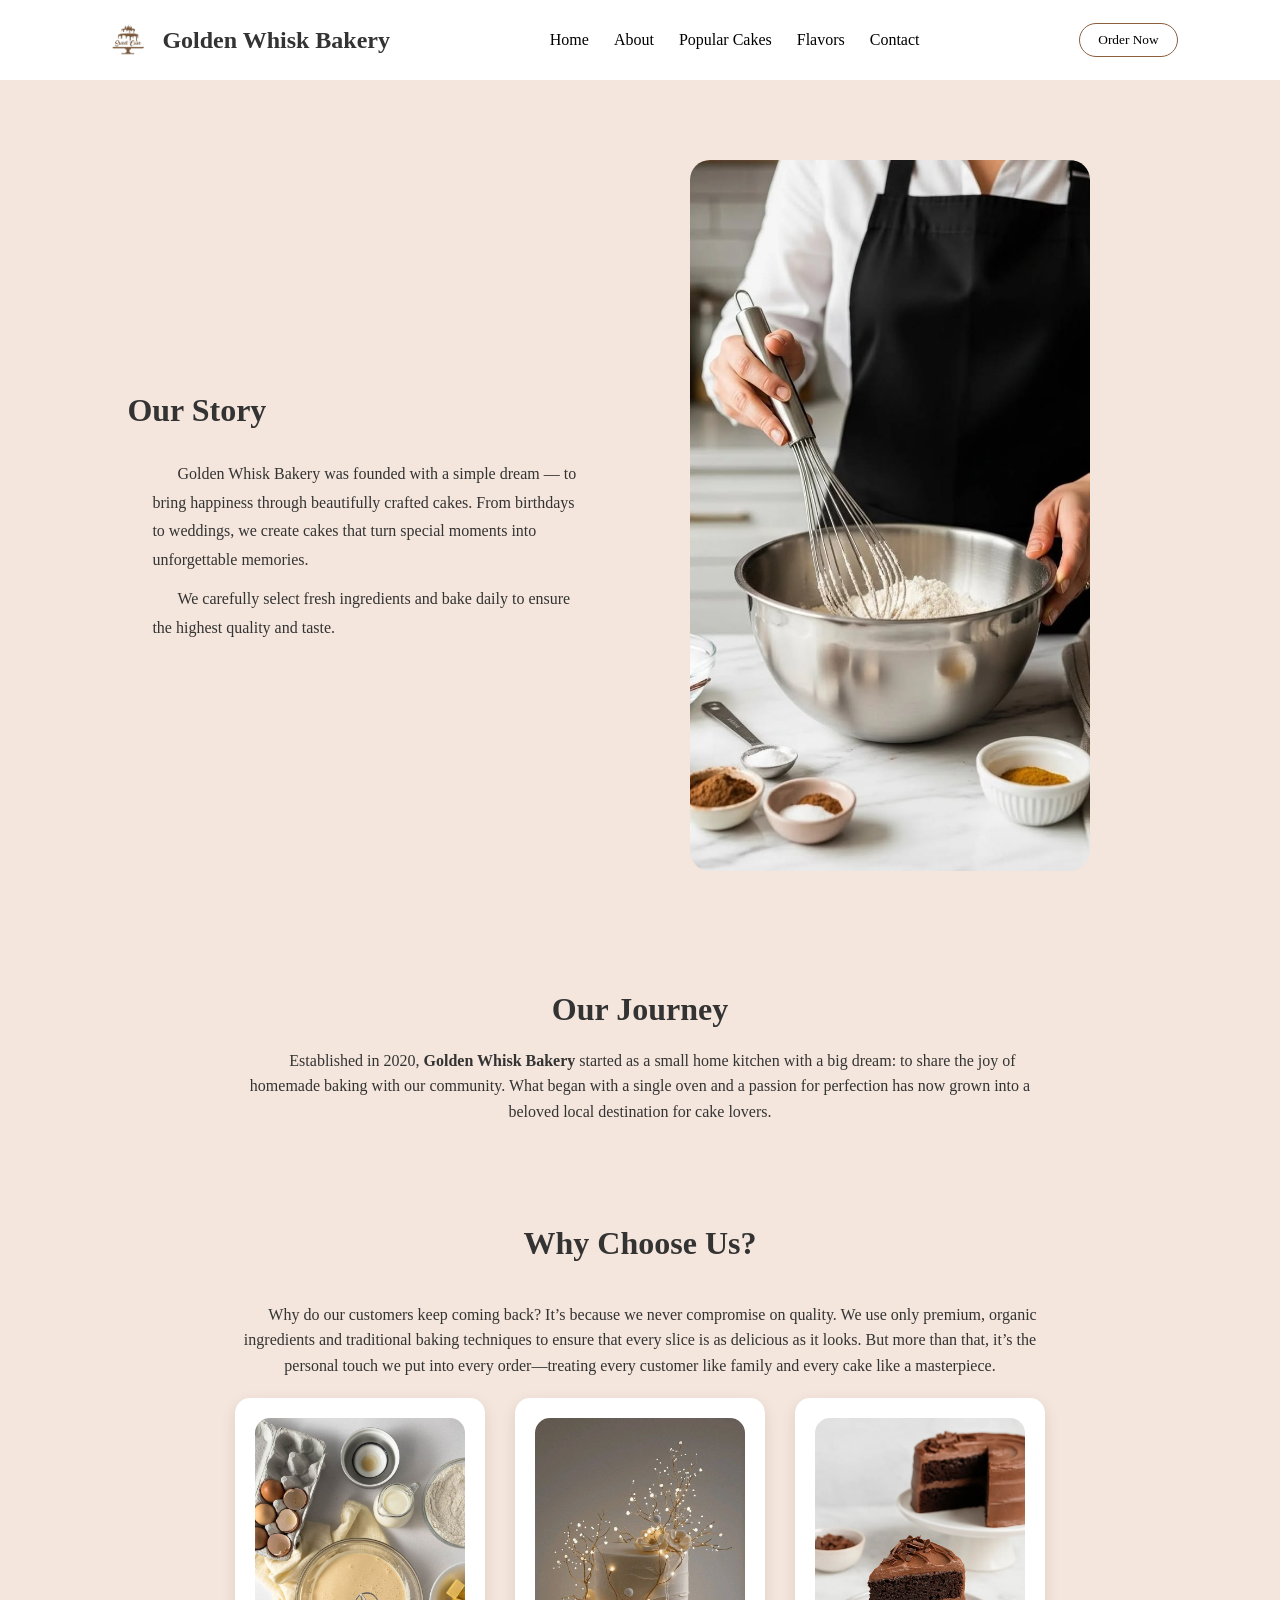
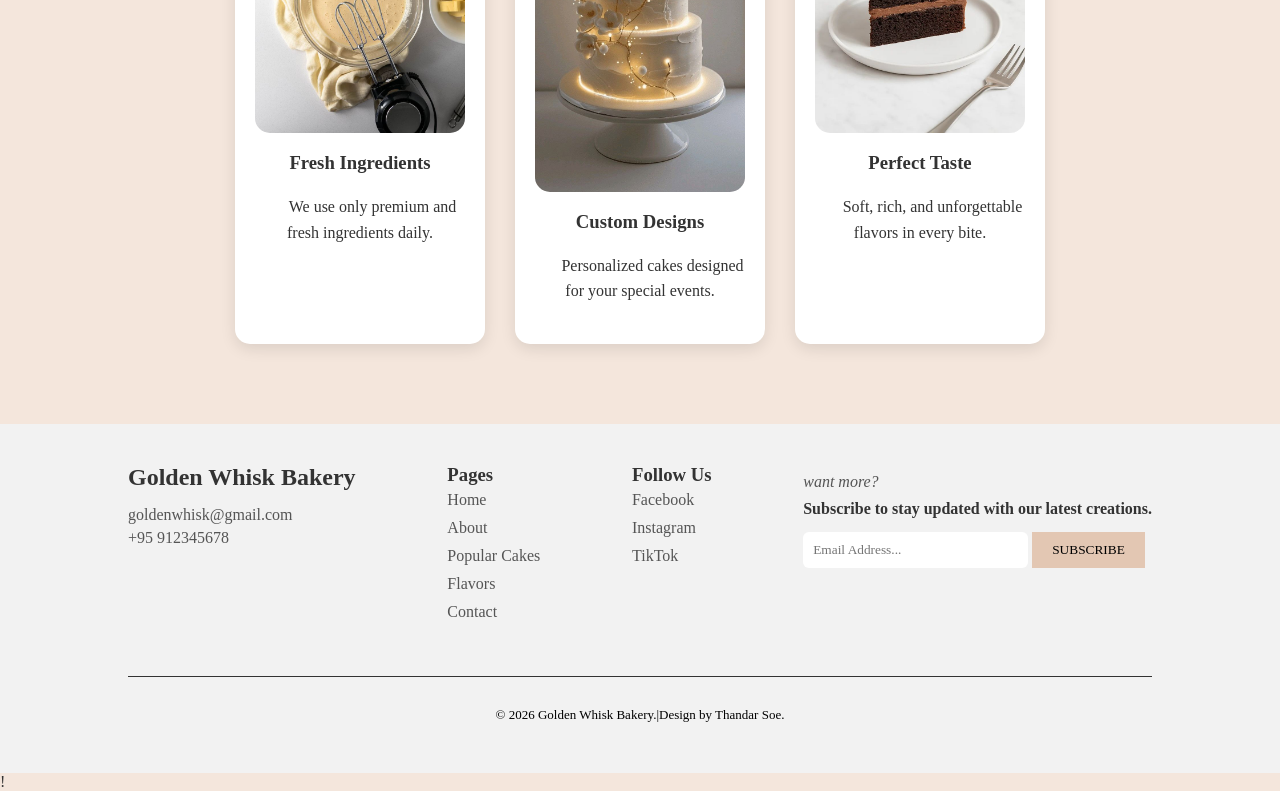
<file: about.html>
<!DOCTYPE html>
<html lang="en">
<head>
    <meta charset="UTF-8">
    <meta name="viewport" content="Golden Whisk Bakery - The best birthday and event cakes in town.">
    <title>About - Golden Whisk Bakery</title>
    <link rel="stylesheet" href="style.css">
    <link rel="icon" href="cake logo (1).png">
</head> 

<body>

<!-- ===== NAVBAR ===== -->
<header>
    <nav>
        <div class="logo">
        <img src="offical logo.png" alt="logo">
            Golden Whisk Bakery</div>
        <ul>
            <li><a href="index.html">Home</a></li>
            <li><a href="about.html">About</a></li>
            <li><a href="cakes.html">Popular Cakes</a></li>
            <li><a href="flavors.html">Flavors</a></li>
            <li><a href="contact.html">Contact</a></li>
        </ul>
        <a href="ordernow.html"><button class="outline-btn">Order Now</button></a>
    </nav>
</header>
   
<!-- ===== STORY SECTION ===== -->
<section class="about-story">
    <div class="story-text">
        <h2>Our Story</h2>
        <p>
            Golden Whisk Bakery was founded with a simple dream —
            to bring happiness through beautifully crafted cakes.
            From birthdays to weddings, we create cakes that turn
            special moments into unforgettable memories.
        </p>

        <p>
            We carefully select fresh ingredients and bake daily
            to ensure the highest quality and taste.
        </p>
    </div>

    <div class="story-img">
        <img src="bak (1).jpg" alt="Baking Process">
    </div>

</section>
<br><br>
    <div class="about-details">
    <h2>Our Journey</h2>
    <p>
        Established in 2020, <strong>Golden Whisk Bakery</strong> started as a small home kitchen with a big dream: 
        to share the joy of homemade baking with our community. What began with a single oven and a passion for 
        perfection has now grown into a beloved local destination for cake lovers.
    </p>
</div>
<!-- ===== VALUES SECTION ===== -->
<section class="values">
    <h2>Why Choose Us?</h2>
         <p>
        Why do our customers keep coming back? It’s because we never compromise on quality. 
        We use only premium, organic ingredients and traditional baking techniques to ensure that 
        every slice is as delicious as it looks. But more than that, it’s the personal touch we 
        put into every order—treating every customer like family and every cake like a masterpiece.
    </p>
    <div class="value-cards">

        <div class="value-card">
            <img src="f (1).jpg" alt="Fresh Ingredients">
            <h3>Fresh Ingredients</h3>
            <p>We use only premium and fresh ingredients daily.</p>
        </div>

        <div class="value-card">
            <img src="c.jpg" alt="Custom Designs">
            <h3>Custom Designs</h3>
            <p>Personalized cakes designed for your special events.</p>
        </div>

        <div class="value-card">
            <img src="perfact.jpg" alt="Quality Taste">
            <h3>Perfect Taste</h3>
            <p>Soft, rich, and unforgettable flavors in every bite.</p>
        </div>
    </div>
</section>

<!-- FOOTER -->
<footer class="footer">

    <div class="footer-container">

        <div class="footer-box">
            <h2>Golden Whisk Bakery</h2>
            <p>goldenwhisk@gmail.com</p>
            <p>+95 912345678</p><br><br>
        </div>

        <div class="footer-box">
            <h3>Pages</h3>
            <a href="index.html"><p>Home</p></a>
            <a href="about.html"><p>About</p></a>
            <a href="cakes.html"><p>Popular Cakes</p></a>
            <a href="flavors.html"><p>Flavors</p></a>
            <a href="contact.html"><p>Contact</p></a>
        </div>

        <div class="footer-box">
            <h3>Follow Us</h3>
            <a href="https://www.facebook.com/soet95132?mibextid=ZbWKwL"><p>Facebook</p></a>
            <a href="https://www.instagram.com/soet95132?igsh=aTdlaHZ2dzA5MnQx"><p>Instagram</p></a>
            <a href="https://www.tiktok.com/@thandarsoe1088?_r=1&_t=ZS-957aoNJFtmy"><p>TikTok</p></a>
        </div>
        <!-- TOP SUBSCRIBE BAR -->
        <div class="sub-form">
            <form action="#confirm-box">
            <p>want more?</p>
            <h4>Subscribe to stay updated with our latest creations.</h4>
            <input type="email" placeholder="Email Address..." required>
            <button type="submit" class="order-btn">SUBSCRIBE</button>
            </form>
        </div>
    </div>
    
    <div class="footer-bottom"><p>© 2026 Golden Whisk Bakery.|Design by Thandar Soe.</p>
    </div>

</footer>

    <div id="confirm-box" class="modal-overlay">
    <div class="modal-content">
        <h3>Successful</h3>
        <a href="#" class="close-btn">OK</a>
    </div>
</div>


</body>
</html>!
</file>
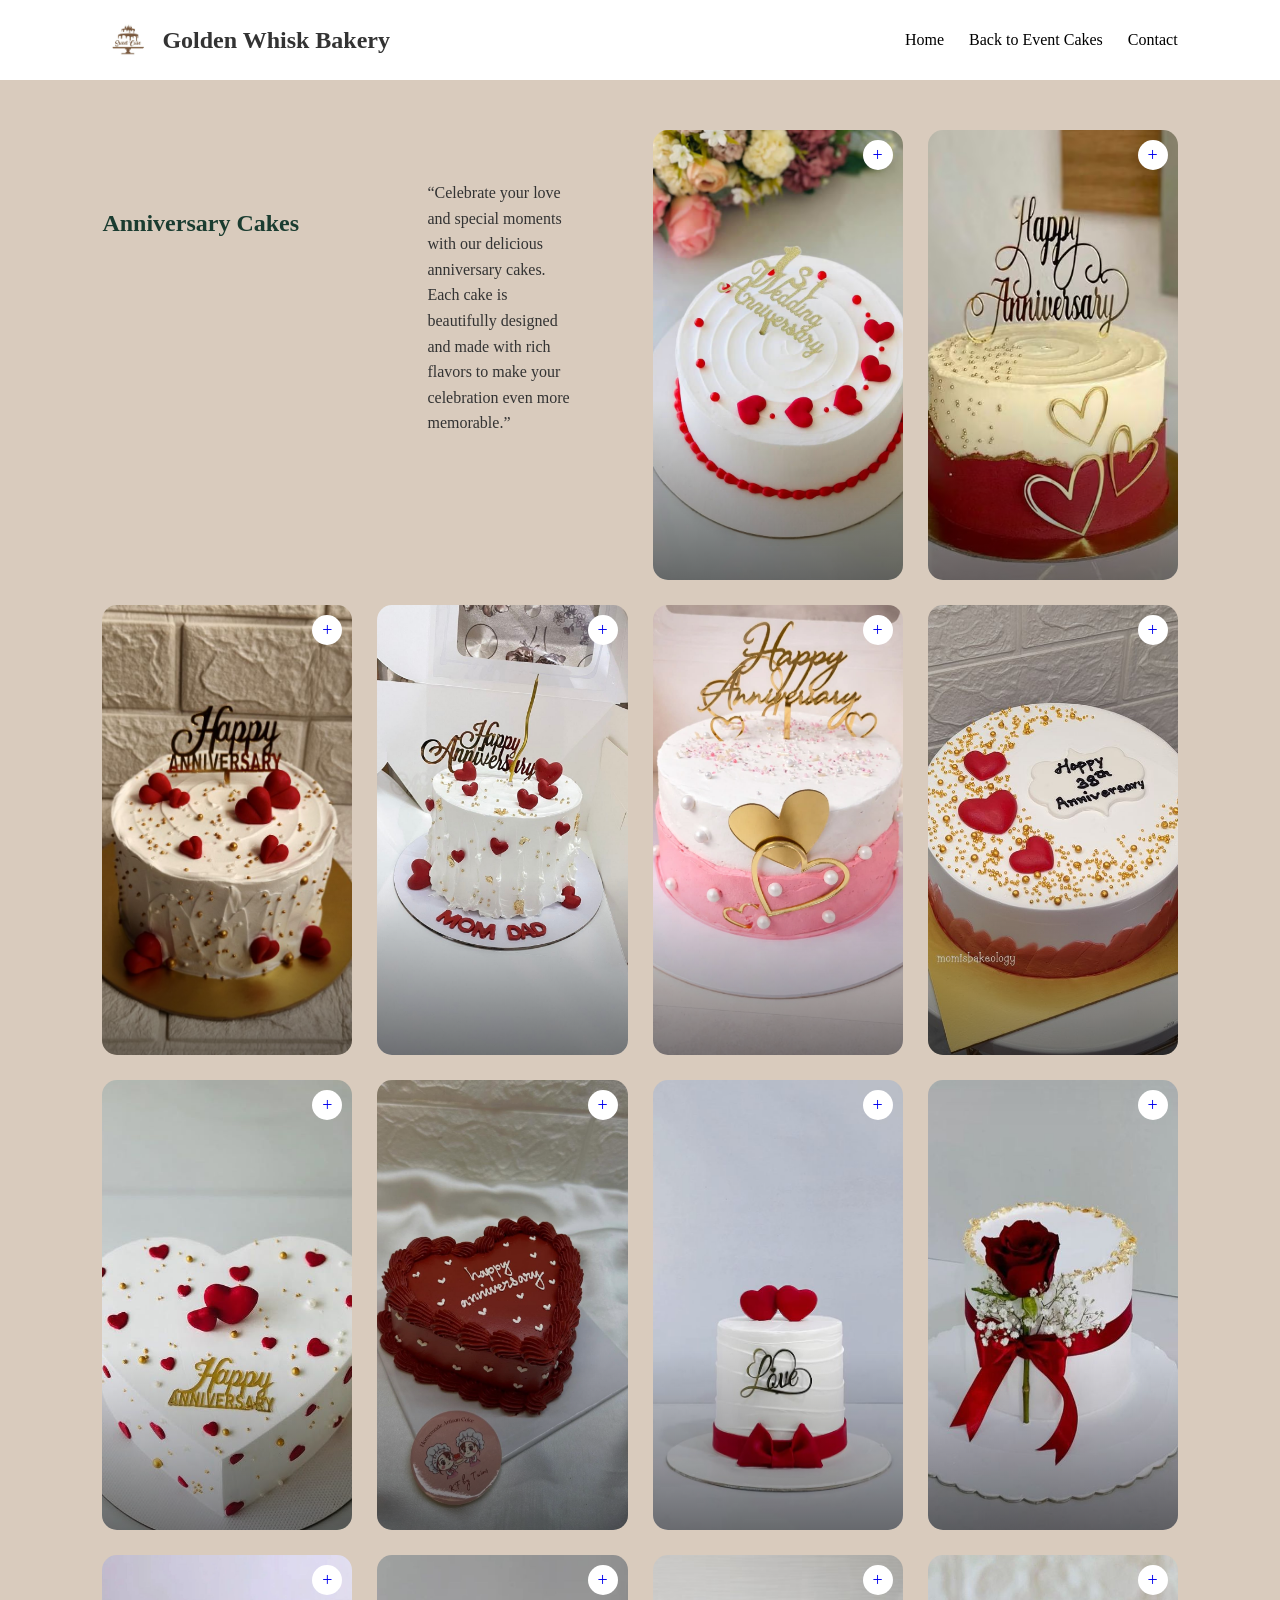
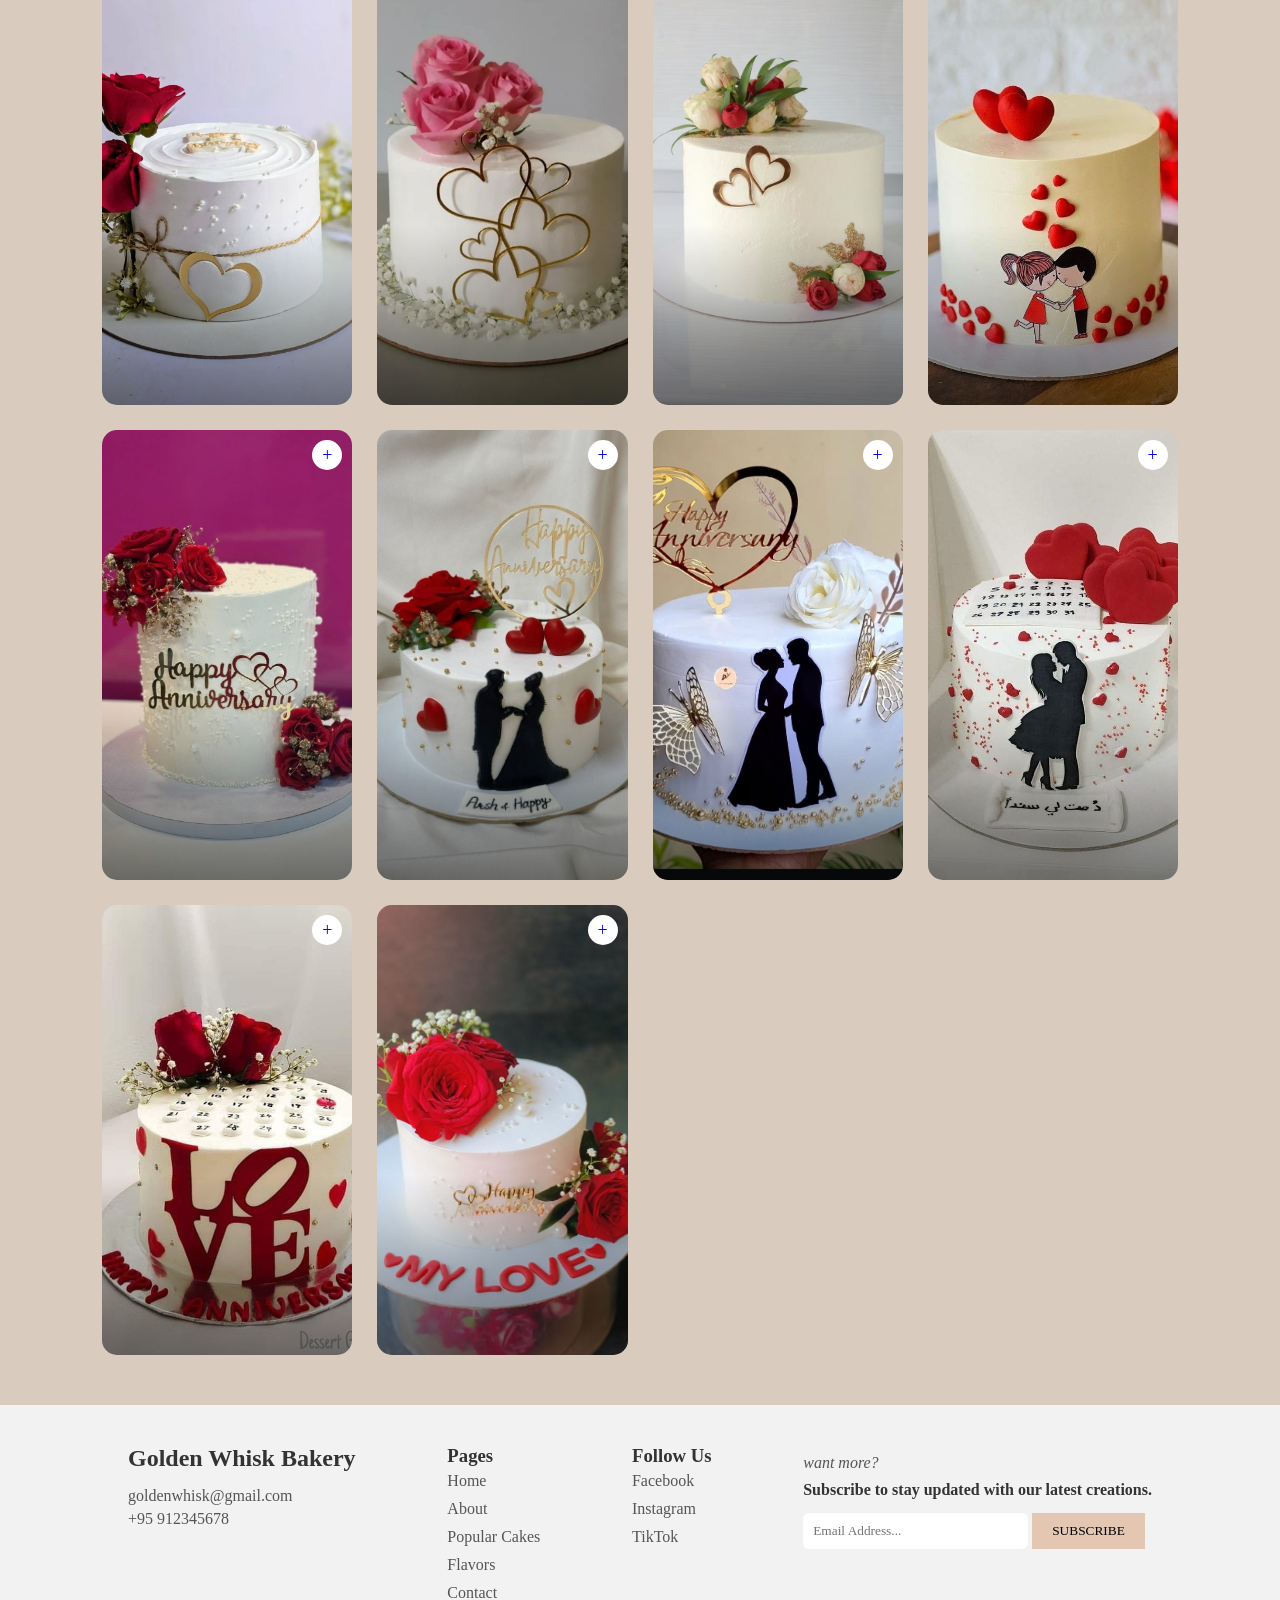
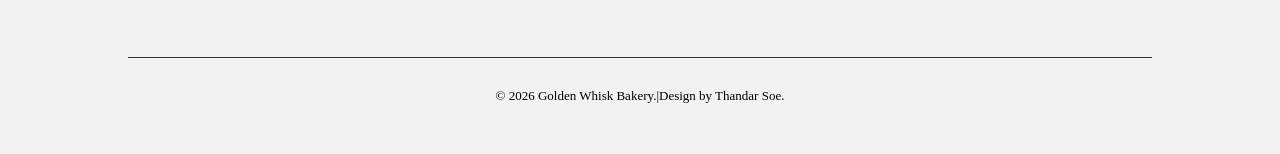
<file: anniversary.html>
<!DOCTYPE html>
<html lang="en">
<head>
    <meta charset="UTF-8">
    <meta name="viewport" content="Golden Whisk Bakery - The best birthday and event cakes in town.">
    <title>Lemon Cakes - Golden Whisk Bakery</title>
    <link rel="stylesheet" href="style.css">
    <link rel="icon" href="cake logo (1).png">
</head>
<body>

<header>
    <nav>
        <div class="logo">
        <img src="offical logo.png" alt="logo">
            Golden Whisk Bakery</div>
        <ul>
            <li><a href="index.html">Home</a></li>
            <li><a href="cakes.html">Back to Event Cakes</a></li>
            <li><a href="contact.html">Contact</a></li>
        </ul>
    </nav>
</header>

<section class="modern-gallery">
        <h2>Anniversary Cakes</h2>
        <p class="subtitle">“Celebrate your love and special moments with our delicious anniversary cakes. Each cake is beautifully designed and made with rich flavors to make your celebration even more memorable.”</p>

    <div class="gallery-card">
        <img src="anni cake 1.avf" alt="cake">
        <div class="overlay"></div>
        <div class="plus"><a href="cakes.html">+</a></div>
    </div>

    <div class="gallery-card">
        <img src="anni cake 2.avf" alt="cake">
        <div class="overlay"></div>
        <div class="plus"><a href="cakes.html">+</a></div>
    </div>

    <div class="gallery-card">
        <img src="anni cake 3.jpg" alt="cake">
        <div class="overlay"></div>
        <div class="plus"><a href="cakes.html">+</a></div>
    </div>

    <div class="gallery-card">
        <img src="anni cake 4.jpg" alt="cake">
        <div class="overlay"></div>
        <div class="plus"><a href="cakes.html">+</a></div>
    </div>

    <div class="gallery-card">
        <img src="anni cake 5.jpg" alt="cake">
        <div class="overlay"></div>
        <div class="plus"><a href="cakes.html">+</a></div>
    </div>

    <div class="gallery-card">
        <img src="anni cake 6.jpg" alt="cake">
        <div class="overlay"></div>
        <div class="plus"><a href="cakes.html">+</a></div>
    </div>

    <div class="gallery-card">
        <img src="anni cake 7.jpg" alt="cake">
        <div class="overlay"></div>
        <div class="plus"><a href="cakes.html">+</a></div>
    </div>

    <div class="gallery-card">
        <img src="anni cake 8.jpg" alt="cake">
        <div class="overlay"></div>
        <div class="plus"><a href="cakes.html">+</a></div>
    </div>

    <div class="gallery-card">
        <img src="anni cake 9.jpg" alt="cake">
        <div class="overlay"></div>
        <div class="plus"><a href="cakes.html">+</a></div>
    </div>

    <div class="gallery-card">
        <img src="anni cake 10.jpg" alt="cake">
        <div class="overlay"></div>
        <div class="plus"><a href="cakes.html">+</a></div>
    </div>

    <div class="gallery-card">
        <img src="anni cake 11.jpg" alt="cake">
        <div class="overlay"></div>
        <div class="plus"><a href="cakes.html">+</a></div>
    </div>

    <div class="gallery-card">
        <img src="anni cake 12.jpg" alt="cake">
        <div class="overlay"></div>
        <div class="plus"><a href="cakes.html">+</a></div>
    </div>

    <div class="gallery-card">
        <img src="anni cake 13.avf" alt="cake">
        <div class="overlay"></div>
        <div class="plus"><a href="cakes.html">+</a></div>
    </div>

    <div class="gallery-card">
        <img src="anni cake 14.jpg" alt="cake">
        <div class="overlay"></div>
        <div class="plus"><a href="cakes.html">+</a></div>
    </div>

    <div class="gallery-card">
        <img src="anni cake 15.jpg" alt="cake">
        <div class="overlay"></div>
        <div class="plus"><a href="cakes.html">+</a></div>
    </div>

    <div class="gallery-card">
        <img src="anni cake 16.jpg" alt="cake">
        <div class="overlay"></div>
        <div class="plus"><a href="cakes.html">+</a></div>
    </div>

    <div class="gallery-card">
        <img src="anni cake 17.jpg" alt="cake">
        <div class="overlay"></div>
        <div class="plus"><a href="cakes.html">+</a></div>
    </div>

    <div class="gallery-card">
        <img src="anni cake 18.jpg" alt="cake">
        <div class="overlay"></div>
        <div class="plus"><a href="cakes.html">+</a></div>
    </div>

    <div class="gallery-card">
        <img src="anni cake 19.jpg" alt="cake">
        <div class="overlay"></div>
        <div class="plus"><a href="cakes.html">+</a></div>
    </div>

    <div class="gallery-card">
        <img src="anni cake 20.jpg" alt="cake">
        <div class="overlay"></div>
        <div class="plus"><a href="cakes.html">+</a></div>
    </div>
</section>

<!-- FOOTER -->
<footer class="footer">

    <div class="footer-container">

        <div class="footer-box">
            <h2>Golden Whisk Bakery</h2>
            <p>goldenwhisk@gmail.com</p>
            <p>+95 912345678</p><br><br>
        </div>

        <div class="footer-box">
            <h3>Pages</h3>
            <a href="index.html"><p>Home</p></a>
            <a href="about.html"><p>About</p></a>
            <a href="cakes.html"><p>Popular Cakes</p></a>
            <a href="flavors.html"><p>Flavors</p></a>
            <a href="contact.html"><p>Contact</p></a>
        </div>

        <div class="footer-box">
            <h3>Follow Us</h3>
            <a href="https://www.facebook.com/soet95132?mibextid=ZbWKwL"><p>Facebook</p></a>
            <a href="https://www.instagram.com/soet95132?igsh=aTdlaHZ2dzA5MnQx"><p>Instagram</p></a>
            <a href="https://www.tiktok.com/@thandarsoe1088?_r=1&_t=ZS-957aoNJFtmy"><p>TikTok</p></a>
        </div>
        <!-- TOP SUBSCRIBE BAR -->
        <div class="sub-form">
            <form action="#confirm-box">
            <p>want more?</p>
            <h4>Subscribe to stay updated with our latest creations.</h4>
            <input type="email" placeholder="Email Address..." required>
            <button type="submit" class="order-btn">SUBSCRIBE</button>
            </form>
        </div>
    </div>
    
    <div class="footer-bottom"><p>© 2026 Golden Whisk Bakery.|Design by Thandar Soe.</p>
    </div>

</footer>

    <div id="confirm-box" class="modal-overlay">
    <div class="modal-content">
        <h3>Successful</h3>
        <a href="#" class="close-btn">OK</a>
    </div>
</div>


</body>
</html>
</file>
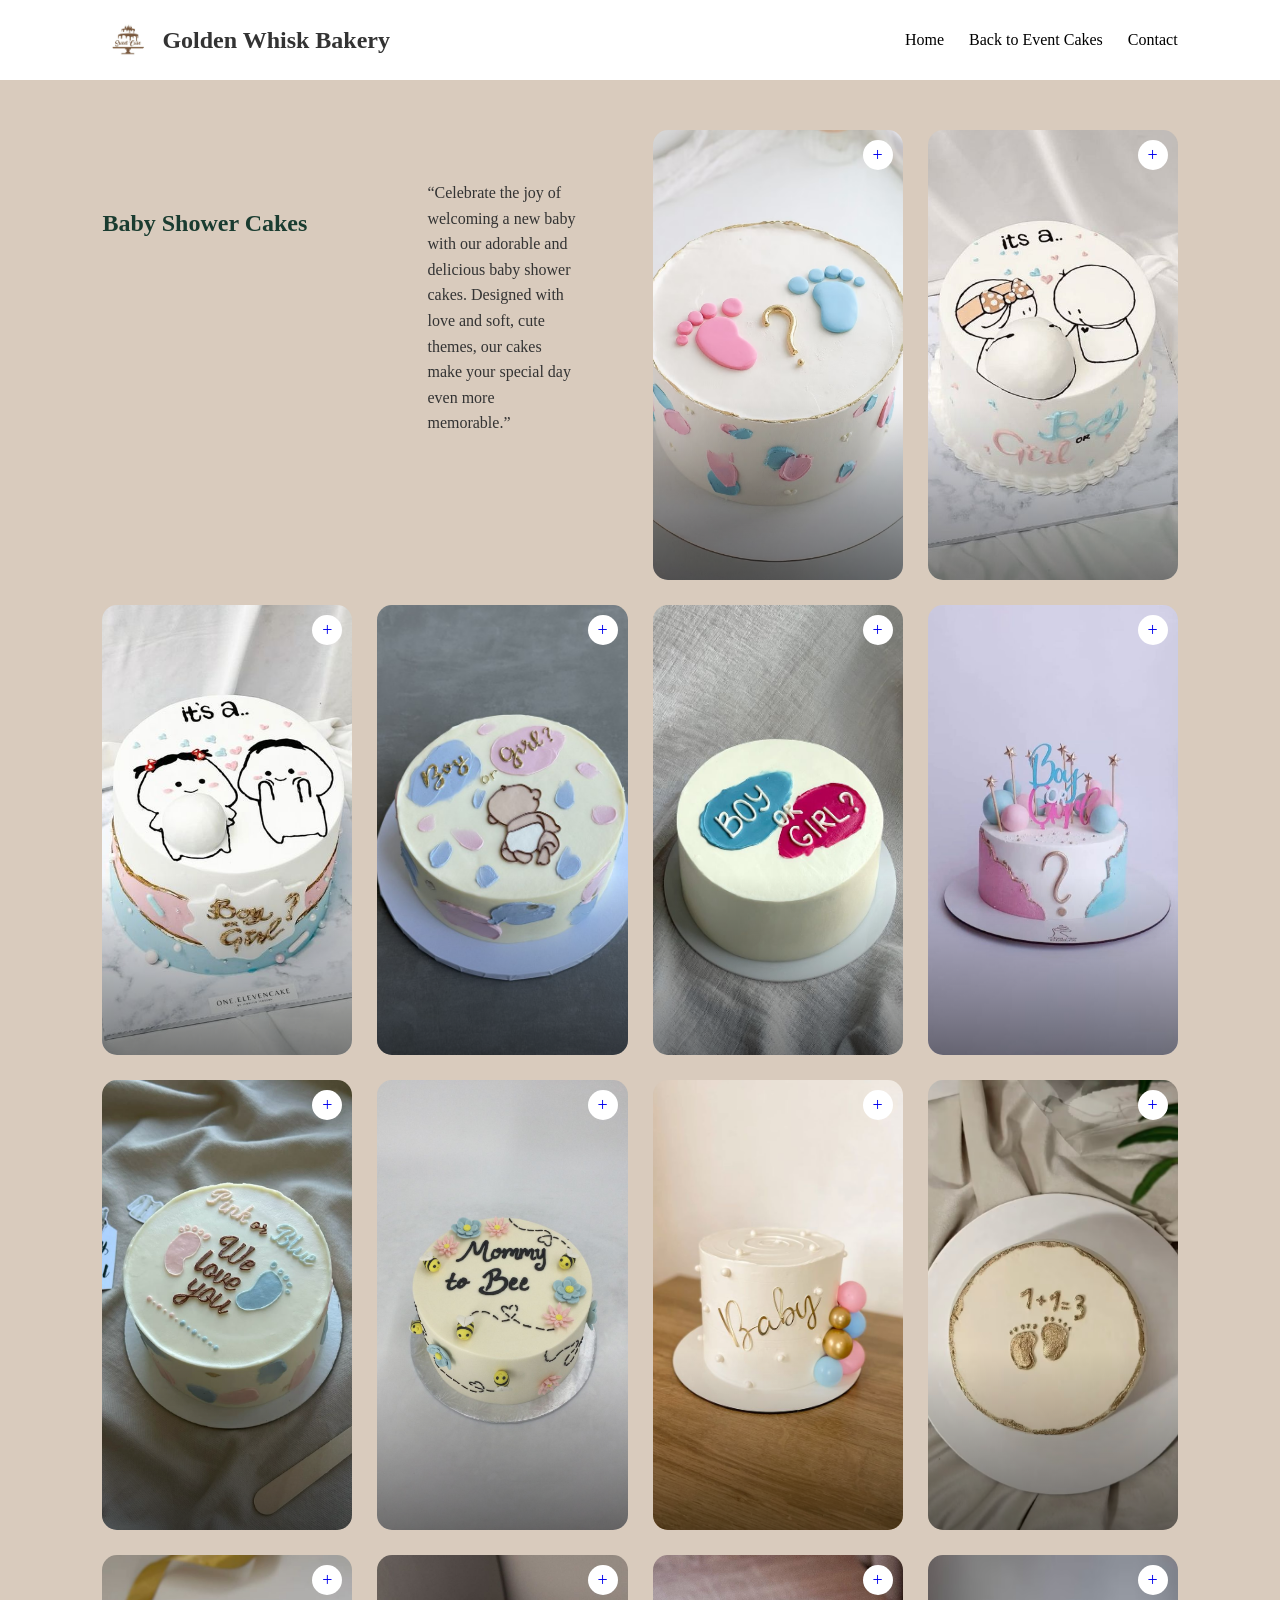
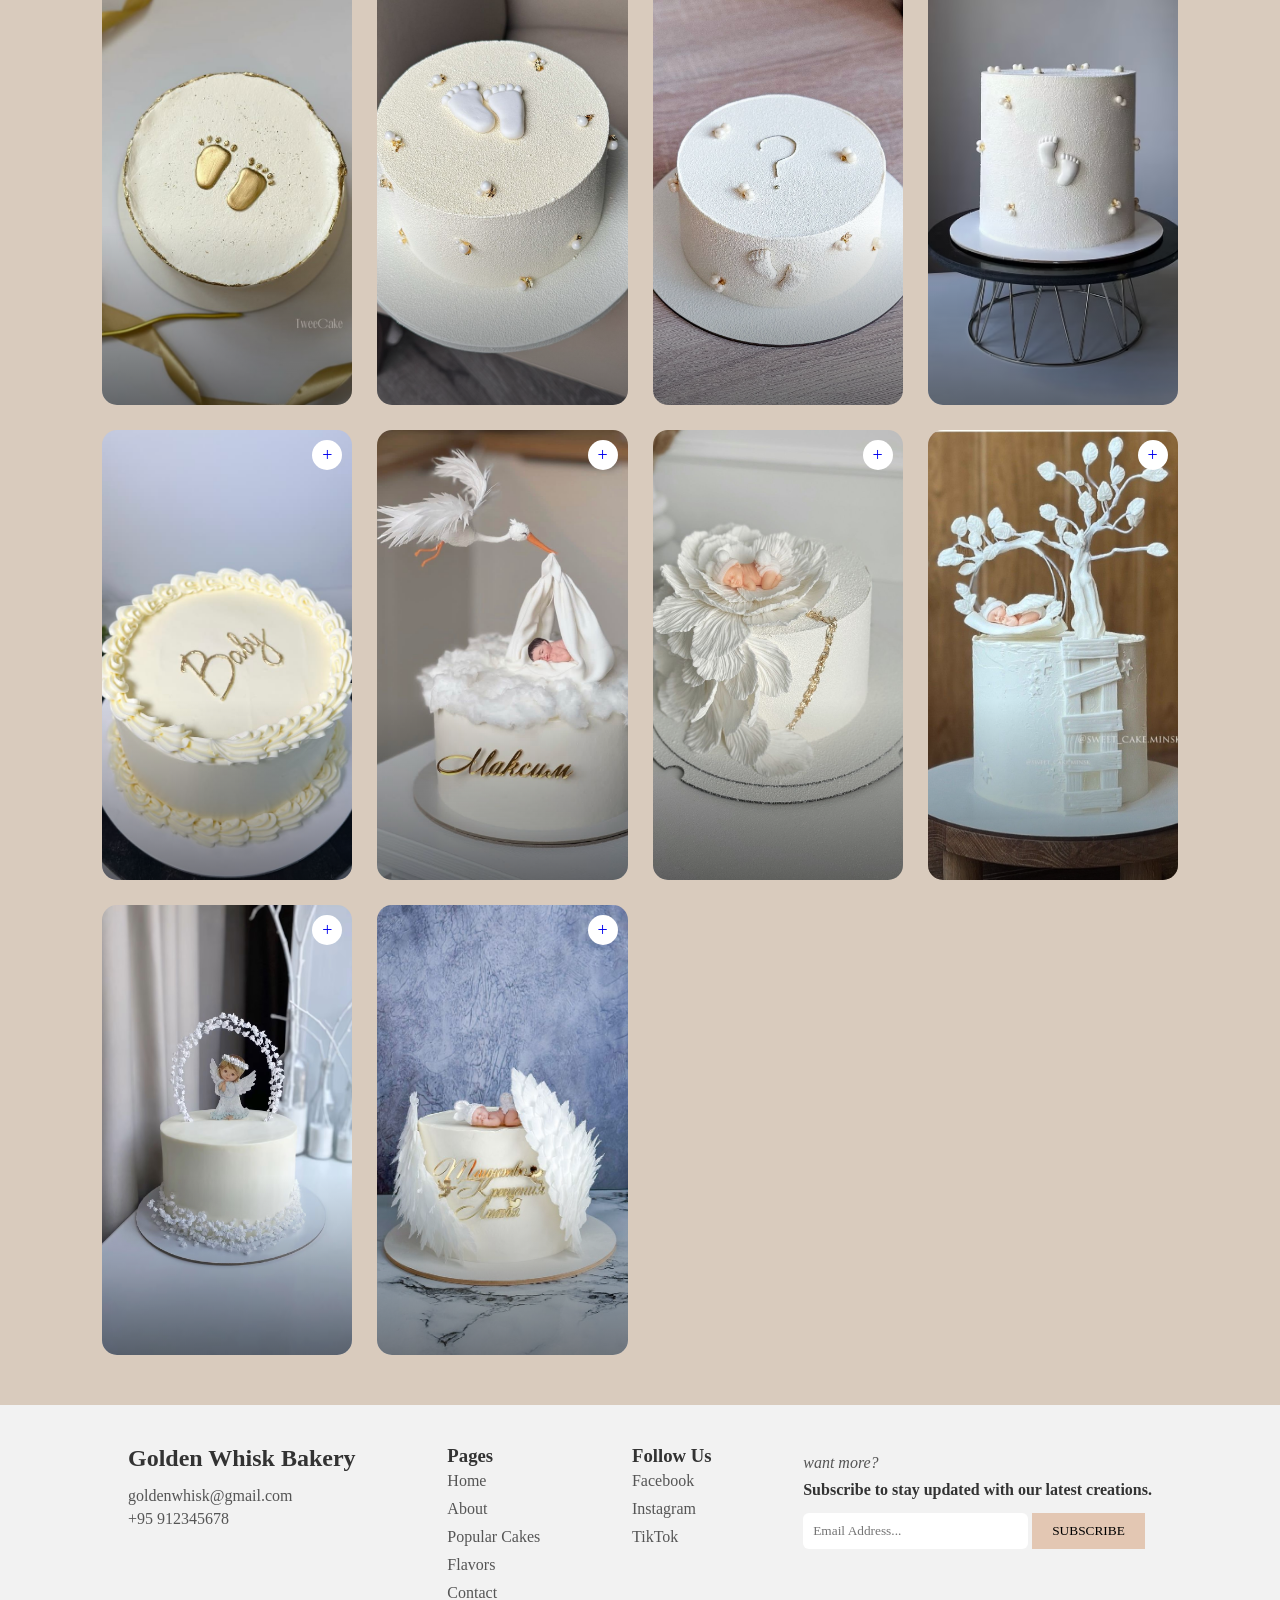
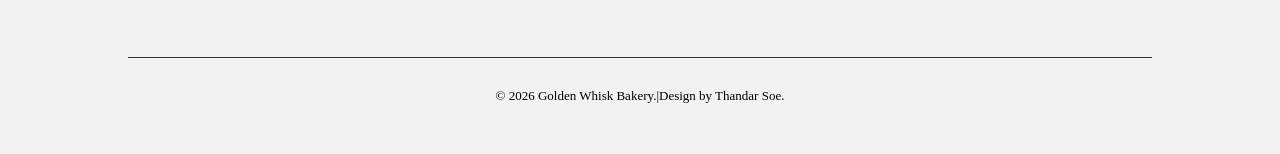
<file: babyshower.html>
<!DOCTYPE html>
<html lang="en">
<head>
    <meta charset="UTF-8">
    <meta name="viewport" content="Golden Whisk Bakery - The best birthday and event cakes in town.">
    <title>Lemon Cakes - Golden Whisk Bakery</title>
    <link rel="stylesheet" href="style.css">
    <link rel="icon" href="cake logo (1).png">
</head>
<body>

<header>
    <nav>
        <div class="logo">
        <img src="offical logo.png" alt="logo">
            Golden Whisk Bakery</div>
        <ul>
            <li><a href="index.html">Home</a></li>
            <li><a href="cakes.html">Back to Event Cakes</a></li>
            <li><a href="contact.html">Contact</a></li>
        </ul>
    </nav>
</header>

<section class="modern-gallery">
        <h2>Baby Shower Cakes</h2>
        <p class="subtitle">“Celebrate the joy of welcoming a new baby with our adorable and delicious baby shower cakes. Designed with love and soft, cute themes, our cakes make your special day even more memorable.”</p>

    <div class="gallery-card">
        <img src="baby 1.avf" alt="cake">
        <div class="overlay"></div>
        <div class="plus"><a href="cakes.html">+</a></div>
    </div>

    <div class="gallery-card">
        <img src="baby 2.jpg" alt="cake">
        <div class="overlay"></div>
        <div class="plus"><a href="cakes.html">+</a></div>
    </div>

    <div class="gallery-card">
        <img src="baby 3.jpg" alt="cake">
        <div class="overlay"></div>
        <div class="plus"><a href="cakes.html">+</a></div>
    </div>

    <div class="gallery-card">
        <img src="baby 4.jpg" alt="cake">
        <div class="overlay"></div>
        <div class="plus"><a href="cakes.html">+</a></div>
    </div>

    <div class="gallery-card">
        <img src="baby 5.jpg" alt="cake">
        <div class="overlay"></div>
        <div class="plus"><a href="cakes.html">+</a></div>
    </div>

    <div class="gallery-card">
        <img src="baby 6.jpg" alt="cake">
        <div class="overlay"></div>
        <div class="plus"><a href="cakes.html">+</a></div>
    </div>

    <div class="gallery-card">
        <img src="baby 7.jpg" alt="cake">
        <div class="overlay"></div>
        <div class="plus"><a href="cakes.html">+</a></div>
    </div>

    <div class="gallery-card">
        <img src="baby 8.jpg" alt="cake">
        <div class="overlay"></div>
        <div class="plus"><a href="cakes.html">+</a></div>
    </div>

    <div class="gallery-card">
        <img src="baby 9.jpg" alt="cake">
        <div class="overlay"></div>
        <div class="plus"><a href="cakes.html">+</a></div>
    </div>

    <div class="gallery-card">
        <img src="baby 10.avf" alt="cake">
        <div class="overlay"></div>
        <div class="plus"><a href="cakes.html">+</a></div>
    </div>

    <div class="gallery-card">
        <img src="baby 11.jpg" alt="cake">
        <div class="overlay"></div>
        <div class="plus"><a href="cakes.html">+</a></div>
    </div>

    <div class="gallery-card">
        <img src="baby 12.jpg" alt="cake">
        <div class="overlay"></div>
        <div class="plus"><a href="cakes.html">+</a></div>
    </div>

    <div class="gallery-card">
        <img src="baby 13.jpg" alt="cake">
        <div class="overlay"></div>
        <div class="plus"><a href="cakes.html">+</a></div>
    </div>

    <div class="gallery-card">
        <img src="baby 14.avf" alt="cake">
        <div class="overlay"></div>
        <div class="plus"><a href="cakes.html">+</a></div>
    </div>

    <div class="gallery-card">
        <img src="baby 15.jpg" alt="cake">
        <div class="overlay"></div>
        <div class="plus"><a href="cakes.html">+</a></div>
    </div>

    <div class="gallery-card">
        <img src="baby 16.jpg" alt="cake">
        <div class="overlay"></div>
        <div class="plus"><a href="cakes.html">+</a></div>
    </div>

    <div class="gallery-card">
        <img src="baby 17.jpg" alt="cake">
        <div class="overlay"></div>
        <div class="plus"><a href="cakes.html">+</a></div>
    </div>

    <div class="gallery-card">
        <img src="baby 18.jpg" alt="cake">
        <div class="overlay"></div>
        <div class="plus"><a href="cakes.html">+</a></div>
    </div>

    <div class="gallery-card">
        <img src="baby 19.avf" alt="cake">
        <div class="overlay"></div>
        <div class="plus"><a href="cakes.html">+</a></div>
    </div>

    <div class="gallery-card">
        <img src="baby 20.jpg" alt="cake">
        <div class="overlay"></div>
        <div class="plus"><a href="cakes.html">+</a></div>
    </div>
</section>

<!-- FOOTER -->
<footer class="footer">

    <div class="footer-container">

        <div class="footer-box">
            <h2>Golden Whisk Bakery</h2>
            <p>goldenwhisk@gmail.com</p>
            <p>+95 912345678</p><br><br>
        </div>

        <div class="footer-box">
            <h3>Pages</h3>
            <a href="index.html"><p>Home</p></a>
            <a href="about.html"><p>About</p></a>
            <a href="cakes.html"><p>Popular Cakes</p></a>
            <a href="flavors.html"><p>Flavors</p></a>
            <a href="contact.html"><p>Contact</p></a>
        </div>

        <div class="footer-box">
            <h3>Follow Us</h3>
            <a href="https://www.facebook.com/soet95132?mibextid=ZbWKwL"><p>Facebook</p></a>
            <a href="https://www.instagram.com/soet95132?igsh=aTdlaHZ2dzA5MnQx"><p>Instagram</p></a>
            <a href="https://www.tiktok.com/@thandarsoe1088?_r=1&_t=ZS-957aoNJFtmy"><p>TikTok</p></a>
        </div>
        <!-- TOP SUBSCRIBE BAR -->
        <div class="sub-form">
            <form action="#confirm-box">
            <p>want more?</p>
            <h4>Subscribe to stay updated with our latest creations.</h4>
            <input type="email" placeholder="Email Address..." required>
            <button type="submit" class="order-btn">SUBSCRIBE</button>
            </form>
        </div>
    </div>
    
    <div class="footer-bottom"><p>© 2026 Golden Whisk Bakery.|Design by Thandar Soe.</p>
    </div>

</footer>

    <div id="confirm-box" class="modal-overlay">
    <div class="modal-content">
        <h3>Successful</h3>
        <a href="#" class="close-btn">OK</a>
    </div>
</div>



</body>
</html>
</file>
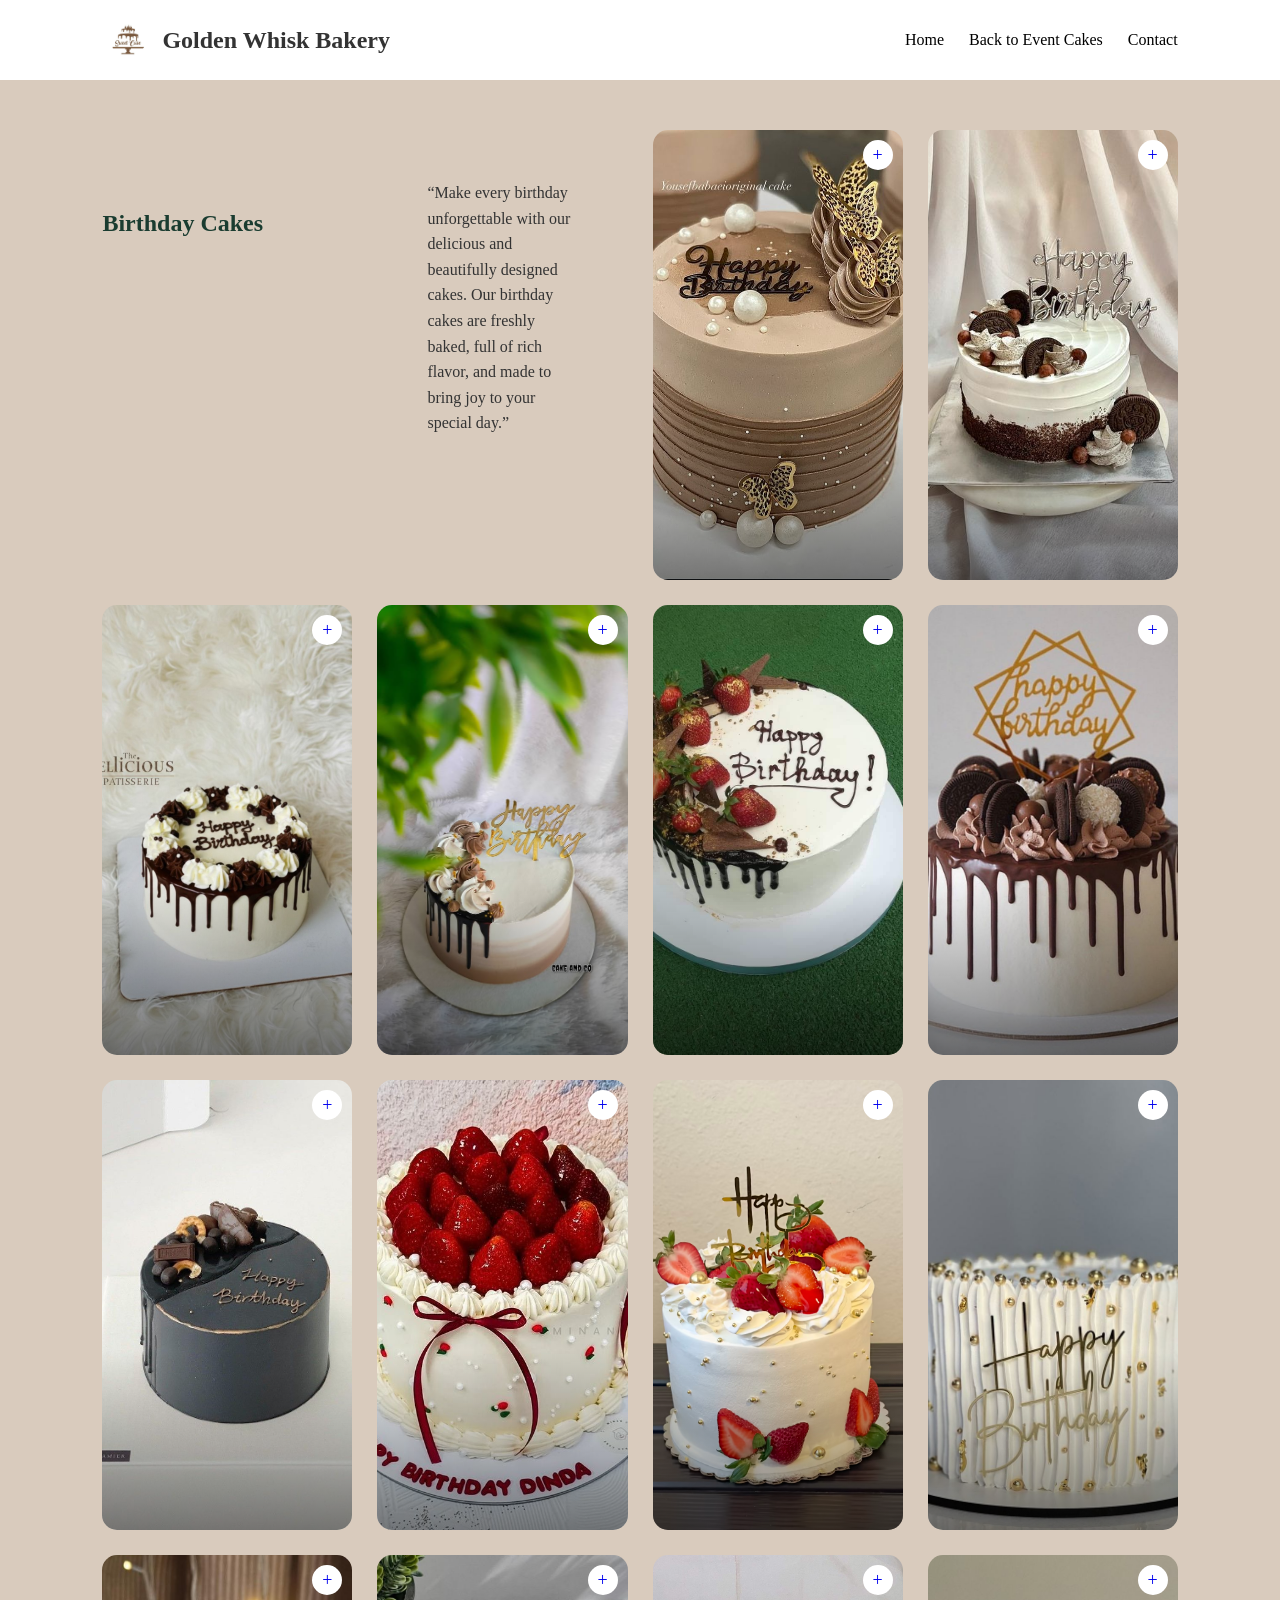
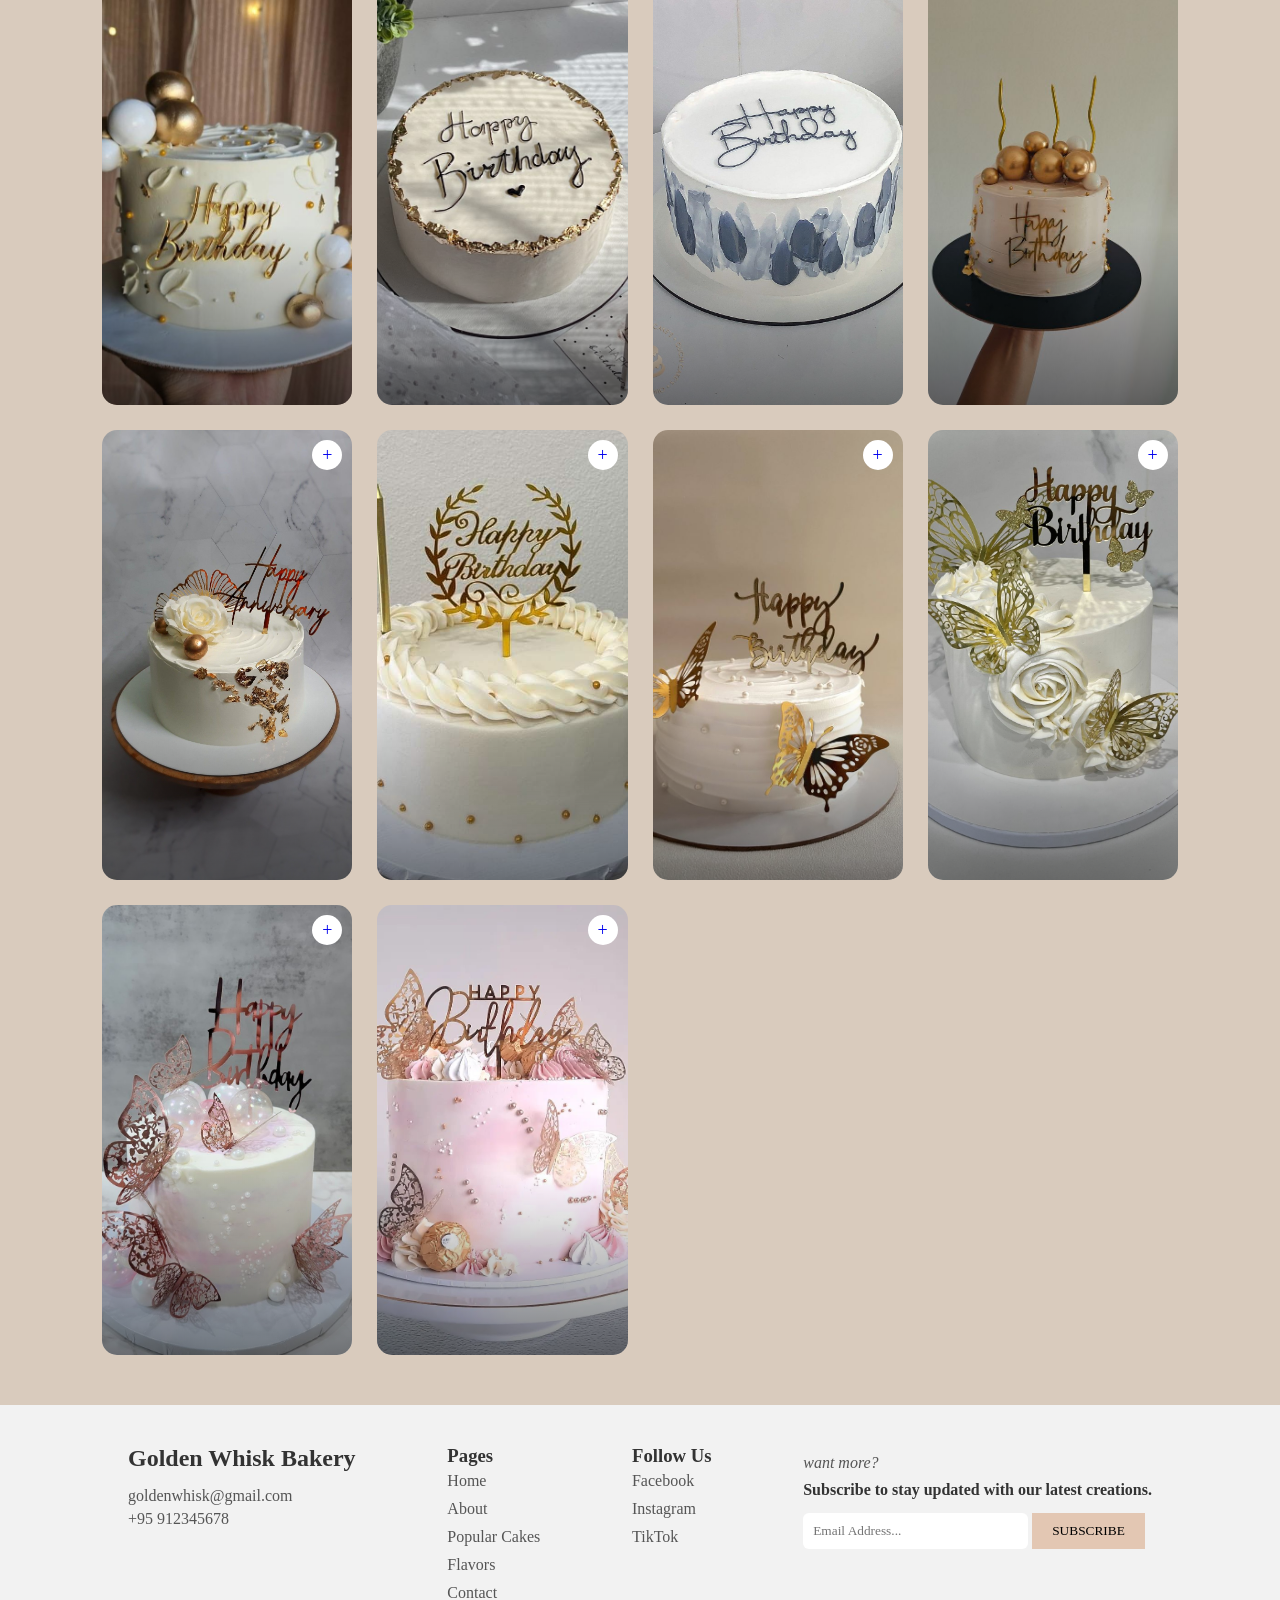
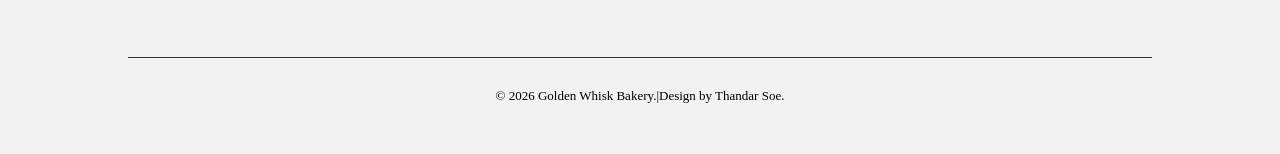
<file: birthday.html>
<!DOCTYPE html>
<html lang="en">
<head>
    <meta charset="UTF-8">
    <meta name="viewport" content="Golden Whisk Bakery - The best birthday and event cakes in town.">
    <title>Lemon Cakes - Golden Whisk Bakery</title>
    <link rel="stylesheet" href="style.css">
    <link rel="icon" href="cake logo (1).png">
</head>
<body>

<header>
    <nav>
        <div class="logo">
        <img src="offical logo.png" alt="logo">
            Golden Whisk Bakery</div>
        <ul>
            <li><a href="index.html">Home</a></li>
            <li><a href="cakes.html">Back to Event Cakes</a></li>
            <li><a href="contact.html">Contact</a></li>
        </ul>
    </nav>
</header>

<section class="modern-gallery">
        <h2>Birthday Cakes</h2>
        <p>“Make every birthday unforgettable with our delicious and beautifully designed cakes. Our birthday cakes are freshly baked, full of rich flavor, and made to bring joy to your special day.”</p>
        
    <div class="gallery-card">
        <img src="b.jpg" alt="cake">
        <div class="overlay"></div>
        <div class="plus"><a href="cakes.html">+</a></div>
    </div>

    <div class="gallery-card">
        <img src="birthday cake 2.jpg" alt="cake">
        <div class="overlay"></div>
        <div class="plus"><a href="cakes.html">+</a></div>
    </div>

    <div class="gallery-card">
        <img src="birthday cake 3.jpg" alt="cake">
        <div class="overlay"></div>
        <div class="plus"><a href="cakes.html">+</a></div>
    </div>

    <div class="gallery-card">
        <img src="birthday cake 4.jpg" alt="cake">
        <div class="overlay"></div>
        <div class="plus"><a href="cakes.html">+</a></div>
    </div>

    <div class="gallery-card">
        <img src="birthday cake 5.jpg" alt="cake">
        <div class="overlay"></div>
        <div class="plus"><a href="cakes.html">+</a></div>
    </div>

    <div class="gallery-card">
        <img src="birthday cake 6.jpg" alt="cake">
        <div class="overlay"></div>
        <div class="plus"><a href="cakes.html">+</a></div>
    </div>

    <div class="gallery-card">
        <img src="birthday cake 7.jpg" alt="cake">
        <div class="overlay"></div>
        <div class="plus"><a href="cakes.html">+</a></div>
    </div>

    <div class="gallery-card">
        <img src="birthday cake 8.jpg" alt="cake">
        <div class="overlay"></div>
        <div class="plus"><a href="cakes.html">+</a></div>
    </div>

    <div class="gallery-card">
        <img src="birthday cake 9.avf" alt="cake">
        <div class="overlay"></div>
        <div class="plus"><a href="cakes.html">+</a></div>
    </div>

    <div class="gallery-card">
        <img src="birthday cake 10.jpg" alt="cake">
        <div class="overlay"></div>
        <div class="plus"><a href="cakes.html">+</a></div>
    </div>

    <div class="gallery-card">
        <img src="birthday cake 11.jpg" alt="cake">
        <div class="overlay"></div>
        <div class="plus"><a href="cakes.html">+</a></div>
    </div>

    <div class="gallery-card">
        <img src="birthday cake 12.jpg" alt="cake">
        <div class="overlay"></div>
        <div class="plus"><a href="cakes.html">+</a></div>
    </div>

    <div class="gallery-card">
        <img src="birthday cake 13.jpg" alt="cake">
        <div class="overlay"></div>
        <div class="plus"><a href="cakes.html">+</a></div>
    </div>

    <div class="gallery-card">
        <img src="birthday cake 14.jpg" alt="cake">
        <div class="overlay"></div>
        <div class="plus"><a href="cakes.html">+</a></div>
    </div>

    <div class="gallery-card">
        <img src="birthday cake 15.jpg" alt="cake">
        <div class="overlay"></div>
        <div class="plus"><a href="cakes.html">+</a></div>
    </div>

    <div class="gallery-card">
        <img src="birthday cake 16.jpg" alt="cake">
        <div class="overlay"></div>
        <div class="plus"><a href="cakes.html">+</a></div>
    </div>

    <div class="gallery-card">
        <img src="birthday cake 17.jpg" alt="cake">
        <div class="overlay"></div>
        <div class="plus"><a href="cakes.html">+</a></div>
    </div>

    <div class="gallery-card">
        <img src="birthday cake 18.jpg" alt="cake">
        <div class="overlay"></div>
        <div class="plus"><a href="cakes.html">+</a></div>
    </div>

    <div class="gallery-card">
        <img src="birthday cake 19.jpg" alt="cake">
        <div class="overlay"></div>
        <div class="plus"><a href="cakes.html">+</a></div>
    </div>

    <div class="gallery-card">
        <img src="birthday cake 20.jpg" alt="cake">
        <div class="overlay"></div>
        <div class="plus"><a href="cakes.html">+</a></div>
    </div>
</section>

<!-- FOOTER -->
<footer class="footer">

    <div class="footer-container">

        <div class="footer-box">
            <h2>Golden Whisk Bakery</h2>
            <p>goldenwhisk@gmail.com</p>
            <p>+95 912345678</p><br><br>
        </div>

        <div class="footer-box">
            <h3>Pages</h3>
            <a href="index.html"><p>Home</p></a>
            <a href="about.html"><p>About</p></a>
            <a href="cakes.html"><p>Popular Cakes</p></a>
            <a href="flavors.html"><p>Flavors</p></a>
            <a href="contact.html"><p>Contact</p></a>
        </div>

        <div class="footer-box">
            <h3>Follow Us</h3>
            <a href="https://www.facebook.com/soet95132?mibextid=ZbWKwL"><p>Facebook</p></a>
            <a href="https://www.instagram.com/soet95132?igsh=aTdlaHZ2dzA5MnQx"><p>Instagram</p></a>
            <a href="https://www.tiktok.com/@thandarsoe1088?_r=1&_t=ZS-957aoNJFtmy"><p>TikTok</p></a>
        </div>
        <!-- TOP SUBSCRIBE BAR -->
        <div class="sub-form">
            <form action="#confirm-box">
            <p>want more?</p>
            <h4>Subscribe to stay updated with our latest creations.</h4>
            <input type="email" placeholder="Email Address..." required>
            <button type="submit" class="order-btn">SUBSCRIBE</button>
            </form>
        </div>
    </div>
    
    <div class="footer-bottom"><p>© 2026 Golden Whisk Bakery.|Design by Thandar Soe.</p>
    </div>

</footer>

    <div id="confirm-box" class="modal-overlay">
    <div class="modal-content">
        <h3>Successful</h3>
        <a href="#" class="close-btn">OK</a>
    </div>
</div>

</body>
</html>
</file>
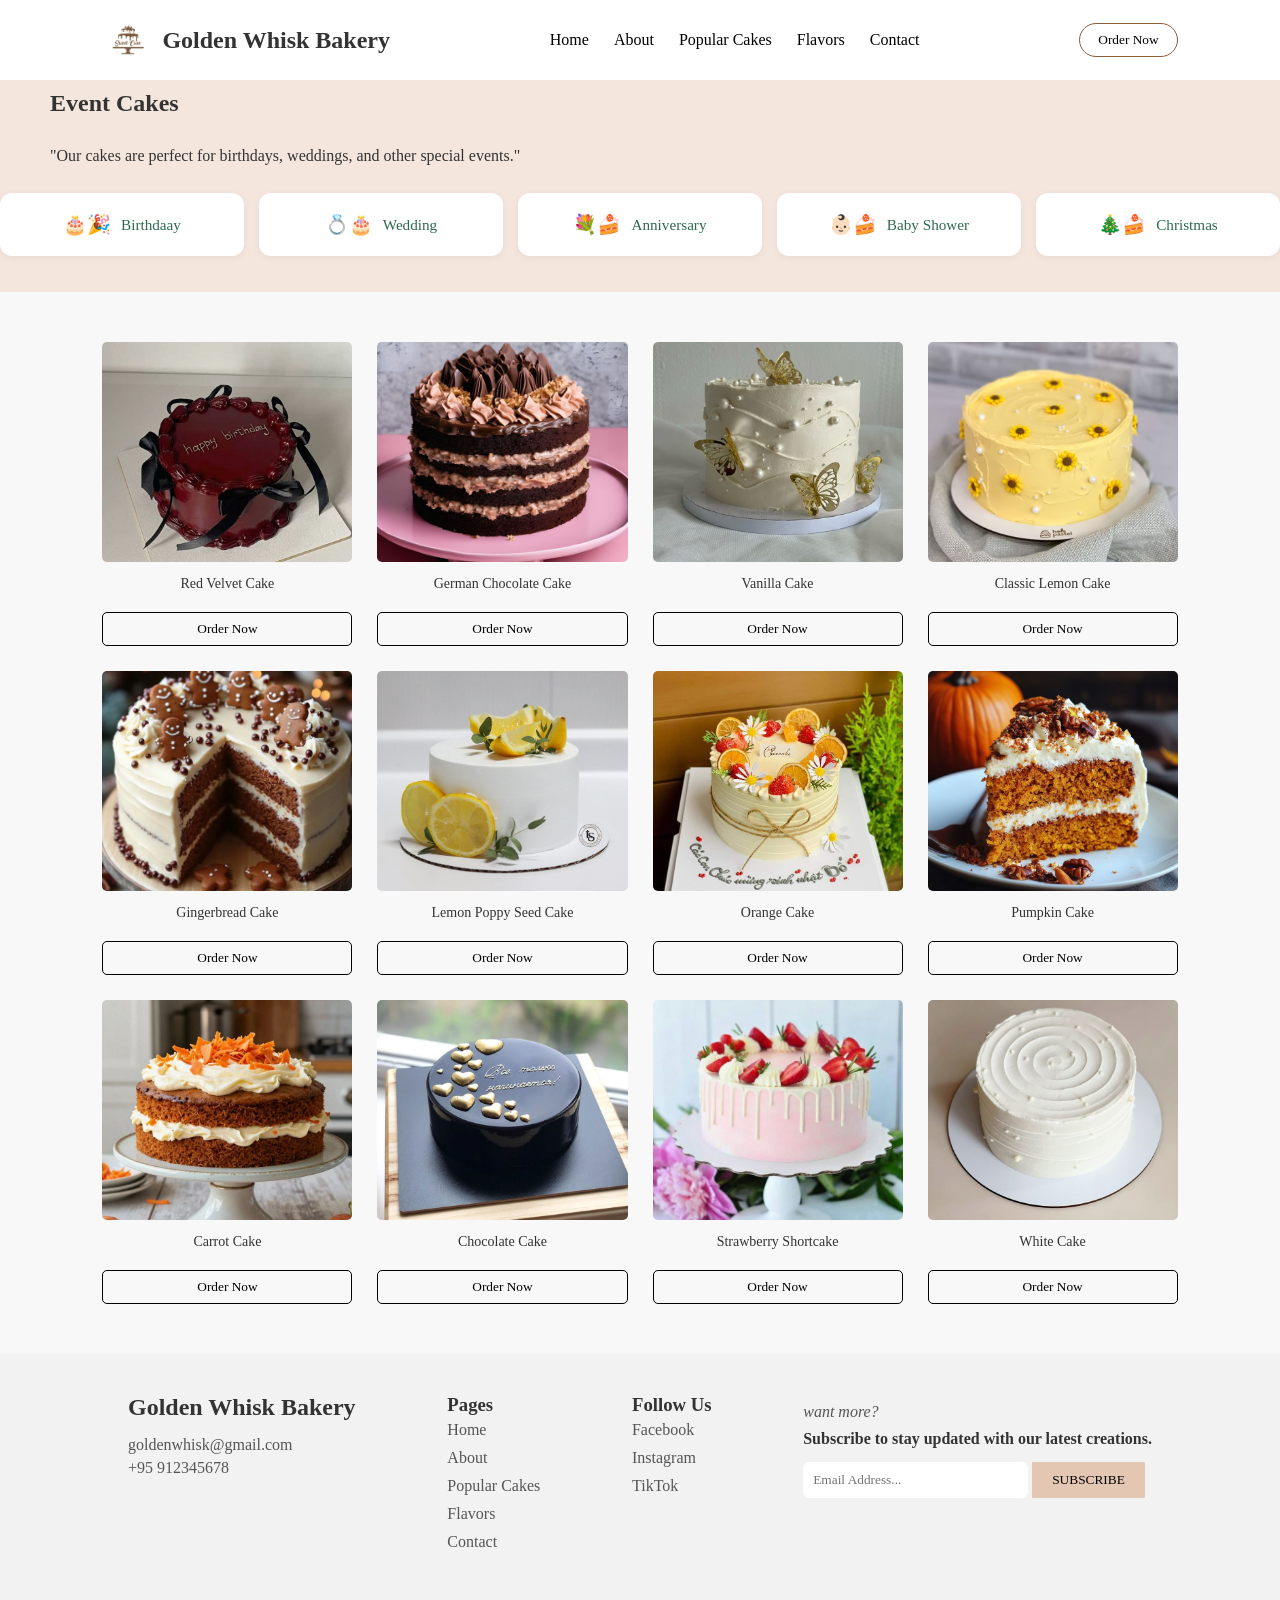
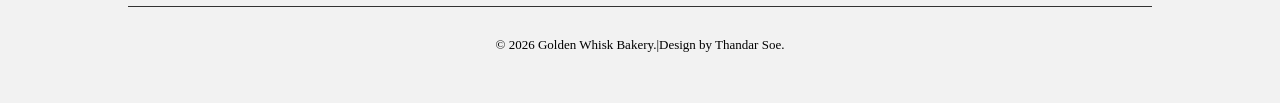
<file: cakes.html>
<!DOCTYPE html>
<html lang="en">
<head>
    <meta charset="UTF-8">
    <meta name="viewport" content="Golden Whisk Bakery - The best birthday and event cakes in town.">
    <title>Our Cakes - Golden Whisk Bakery</title>
    <link rel="stylesheet" href="style.css">
    <link rel="icon" href="cake logo (1).png">
</head>
<body>
<header>
    <nav>
        <div class="logo">
        <img src="offical logo.png" alt="logo">
            Golden Whisk Bakery</div>
        <ul>
            <li><a href="index.html">Home</a></li>
            <li><a href="about.html">About</a></li>
            <li><a href="cakes.html">Popular Cakes</a></li>
            <li><a href="flavors.html">Flavors</a></li>
            <li><a href="contact.html">Contact</a></li>
        </ul>
        <a href="ordernow.html"><button class="outline-btn">Order Now</button></a>
    </nav>
</header>

<section class="featured-categories container">        
        <div class="section-header">
            <h2>Event Cakes</h2>
        </div>
        <p>"Our cakes are perfect for birthdays, weddings, and other special events."</p><br>
    <div class="category-grid">
        <a href="birthday.html" class="category-card">
            <div class="card-icon">🎂🎉</div> 
            <span class="category-name">Birthdaay</span>
        </a>

        <a href="wedding.html" class="category-card">
            <div class="card-icon">💍🎂</div>
            <span class="category-name">Wedding</span>
        </a>

        <a href="anniversary.html" class="category-card">
            <div class="card-icon">💐🍰</div>
            <span class="category-name">Anniversary </span>
        </a>

        <a href="baby Shower.html" class="category-card">
            <div class="card-icon">👶🏻🍰</div>
            <span class="category-name">Baby Shower</span>
        </a>

        <a href="christmas.html" class="category-card">
            <div class="card-icon">🎄🍰</div>
            <span class="category-name">Christmas</span>
        </a>
    </div>
</section>
<br><br>
<section class="cake-gallery">

    <div class="cake-item">
        <img src="red (5).jpg" alt="Red Velvet Cake">
        <p>Red Velvet Cake</p>
        <a href="ordernow.html"><button class="btn-add">Order Now</button></a>
    </div>

    <div class="cake-item">
        <img src="German Chocolate Cake2.jpg" alt="German Chocolate Cake">
        <p>German Chocolate Cake</p>
        <a href="ordernow.html"><button class="btn-add">Order Now</button></a>
    </div>

    <div class="cake-item">
        <img src="Vanilla (4).avif" alt="Vanilla Cake">
        <p>Vanilla Cake</p>
        <a href="ordernow.html"><button class="btn-add">Order Now</button></a>
    </div>

    <div class="cake-item">
        <img src="lemon (2).avif" alt="Lemon Cake">
        <p>Classic Lemon Cake</p>
        <a href="ordernow.html"><button class="btn-add">Order Now</button></a>
    </div>

    <div class="cake-item">
        <img src="Gingerbread Cake.jpg" alt="Gingerbread Cake">
        <p>Gingerbread Cake</p>
        <a href="ordernow.html"><button class="btn-add">Order Now</button></a>
    </div>

    <div class="cake-item">
        <img src="Lemon Poppy Seed Cake.jpg" alt="Lemon Poppy Seed Cake">
        <p>Lemon Poppy Seed Cake</p>
        <a href="ordernow.html"><button class="btn-add">Order Now</button></a>
    </div>

    <div class="cake-item">
        <img src="orange.jpg" alt="Orange Cake">
        <p>Orange Cake</p>
        <a href="ordernow.html"><button class="btn-add">Order Now</button></a>
    </div>

    <div class="cake-item">
        <img src="Pumpkin Cake Recipe.jpg" alt="Pumpkin Cake Recipe">
        <p>Pumpkin Cake</p>
        <a href="ordernow.html"><button class="btn-add">Order Now</button></a>
    </div>

    <div class="cake-item">
        <img src="carrot.jpg" alt="Carrot Cake">
        <p>Carrot Cake</p>
        <a href="ordernow.html"><button class="btn-add">Order Now</button></a>
    </div>

    <div class="cake-item">
        <img src="chocolate (2).jpg" alt="Chocolate Cak">
        <p>Chocolate Cake</p>
        <a href="ordernow.html"><button class="btn-add">Order Now</button></a>
    </div>

    <div class="cake-item">
        <img src="strawberry 3.jpg" alt="Strawberry Shortcake">
        <p>Strawberry Shortcake</p>
        <a href="ordernow.html"><button class="btn-add">Order Now</button></a>
    </div>

    <div class="cake-item">
        <img src="White Cake.jpg" alt="White Cake">
        <p>White Cake</p>
        <a href="ordernow.html"><button class="btn-add">Order Now</button></a>
    </div>

</section>

<!-- FOOTER -->
<footer class="footer">

    <div class="footer-container">

        <div class="footer-box">
            <h2>Golden Whisk Bakery</h2>
            <p>goldenwhisk@gmail.com</p>
            <p>+95 912345678</p><br><br>
        </div>

        <div class="footer-box">
            <h3>Pages</h3>
            <a href="index.html"><p>Home</p></a>
            <a href="about.html"><p>About</p></a>
            <a href="cakes.html"><p>Popular Cakes</p></a>
            <a href="flavors.html"><p>Flavors</p></a>
            <a href="contact.html"><p>Contact</p></a>
        </div>

        <div class="footer-box">
            <h3>Follow Us</h3>
            <a href="https://www.facebook.com/soet95132?mibextid=ZbWKwL"><p>Facebook</p></a>
            <a href="https://www.instagram.com/soet95132?igsh=aTdlaHZ2dzA5MnQx"><p>Instagram</p></a>
            <a href="https://www.tiktok.com/@thandarsoe1088?_r=1&_t=ZS-957aoNJFtmy"><p>TikTok</p></a>
        </div>
        <!-- TOP SUBSCRIBE BAR -->
        <div class="sub-form">
            <form action="#confirm-box">
            <p>want more?</p>
            <h4>Subscribe to stay updated with our latest creations.</h4>
            <input type="email" placeholder="Email Address..." required>
            <button type="submit" class="order-btn">SUBSCRIBE</button>
            </form>
        </div>
    </div>
    
    <div class="footer-bottom"><p>© 2026 Golden Whisk Bakery.|Design by Thandar Soe.</p>
    </div>

</footer>

    <div id="confirm-box" class="modal-overlay">
    <div class="modal-content">
        <h3>Successful</h3>
        <a href="#" class="close-btn">OK</a>
    </div>
</div>


</body>
</html>
</file>
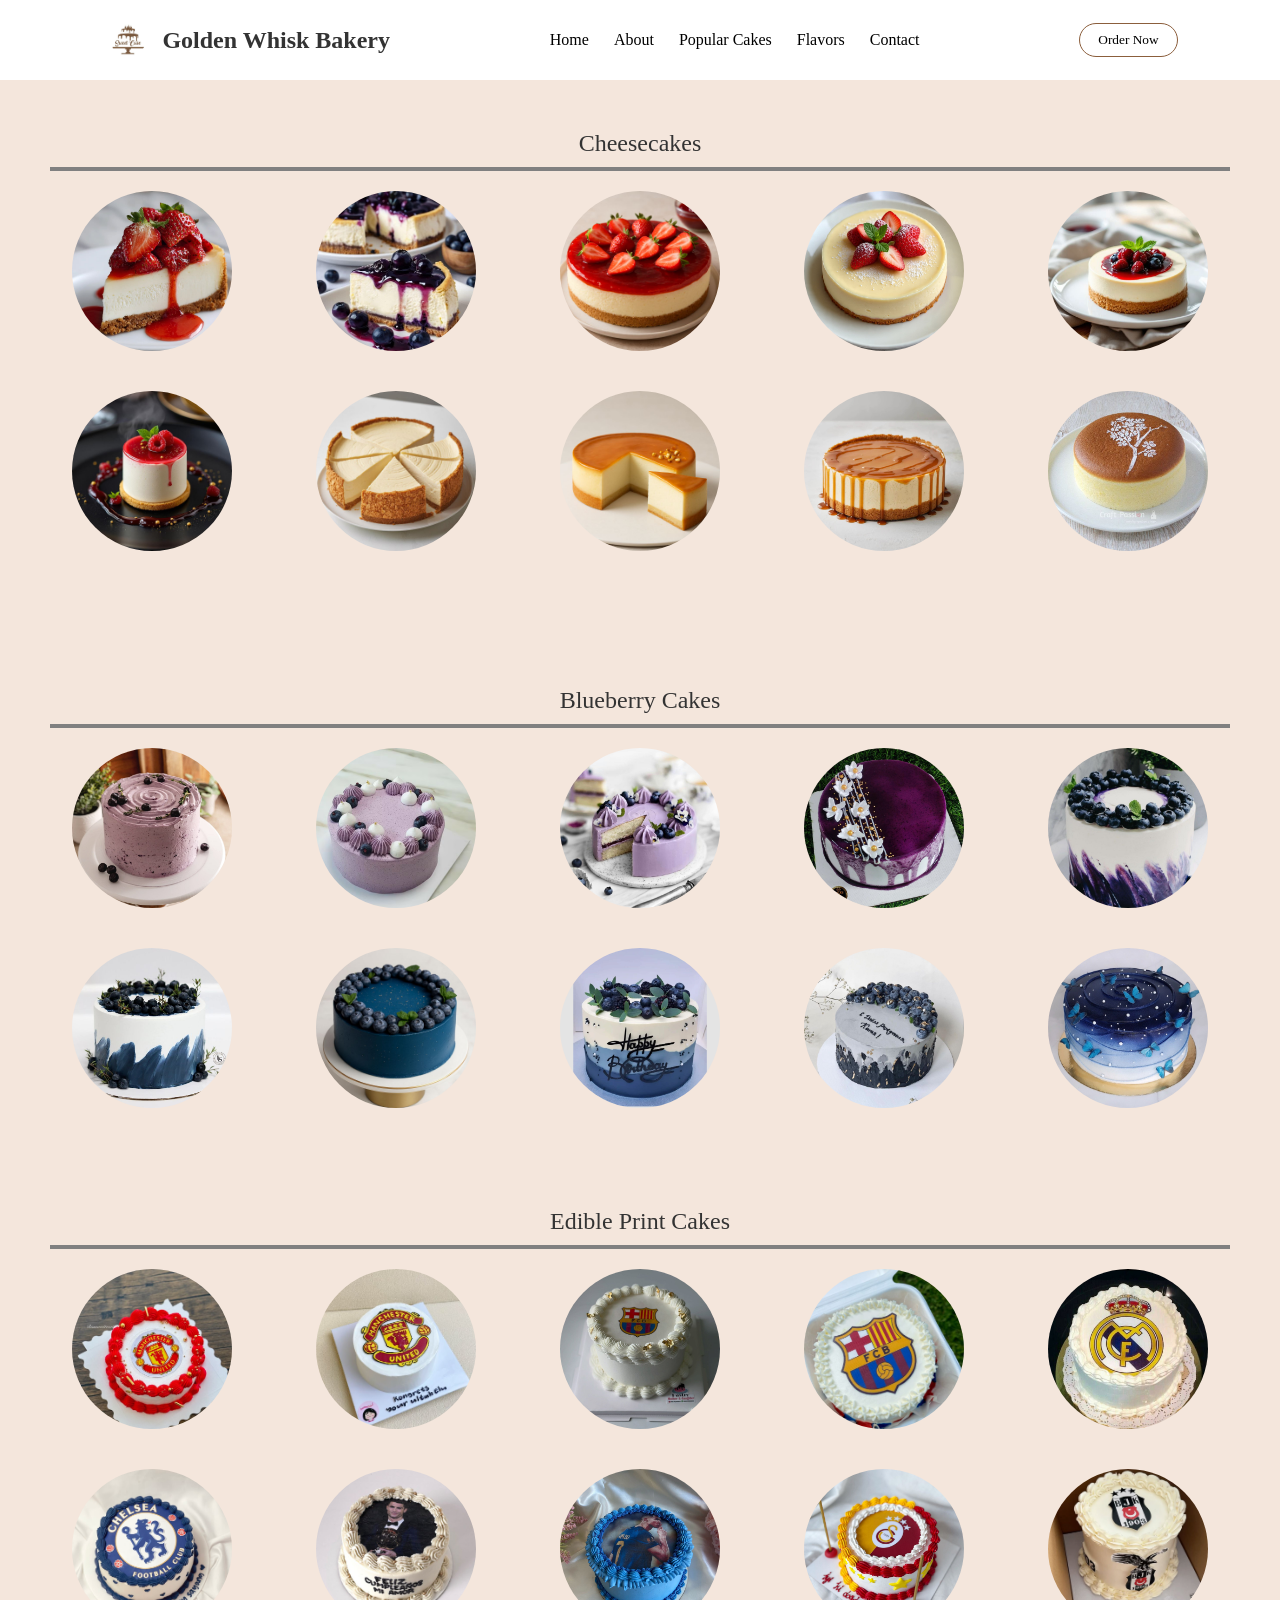
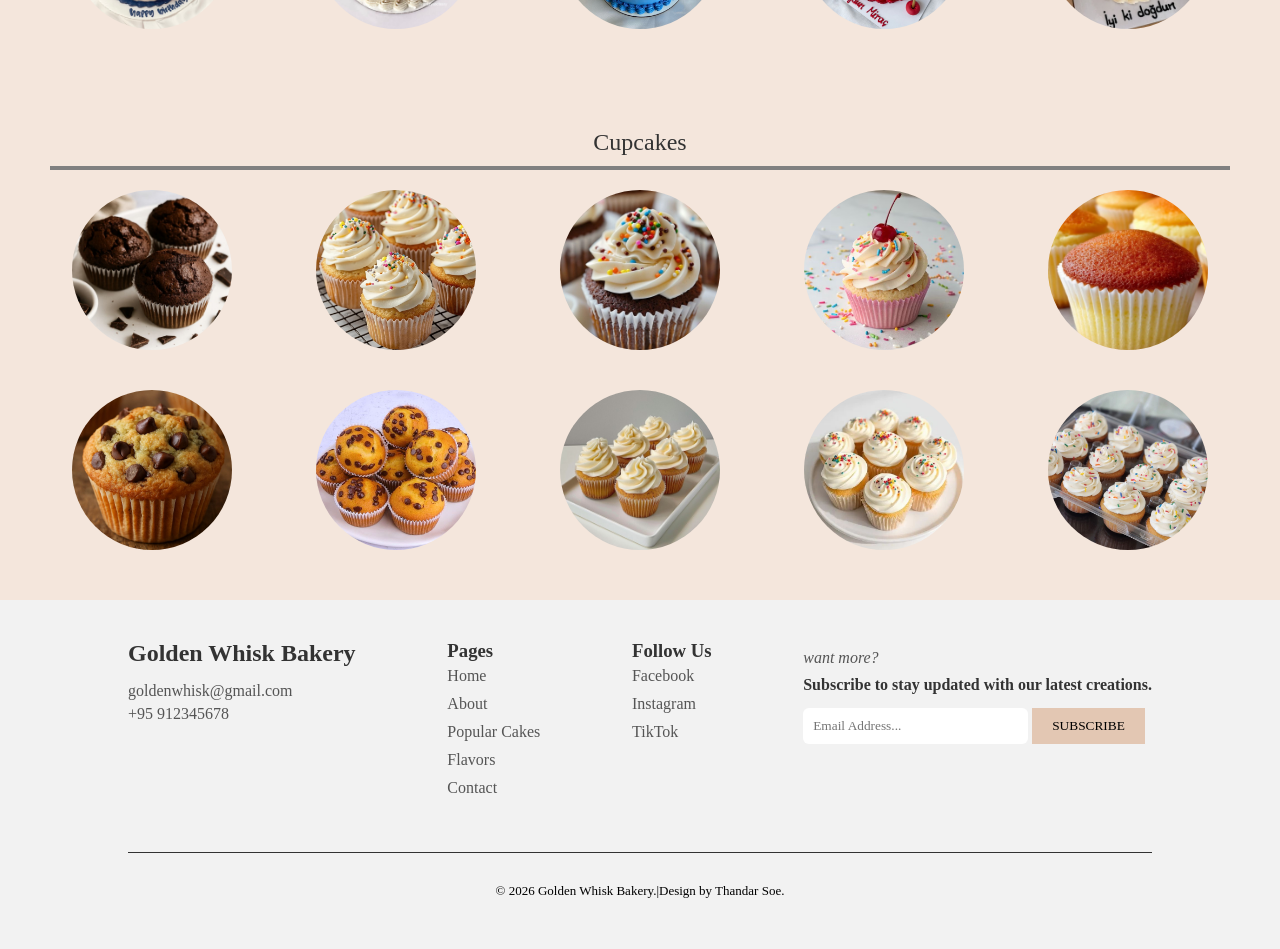
<file: cheese.html>
<!DOCTYPE html>
<html lang="en">
<head>
    <meta charset="UTF-8">
    <meta name="viewport" content="Golden Whisk Bakery - The best birthday and event cakes in town.">
    <title>Golden Whisk Bakery</title>
    <link rel="stylesheet" href="style.css">
    <link rel="icon" href="cake logo (1).png">
</head>
<body>
<!-- ===== NAVBAR ===== -->
<header>
    <nav>
        <div class="logo">
        <img src="offical logo.png" alt="logo">
            Golden Whisk Bakery</div>
        <ul>
            <li><a href="index.html">Home</a></li>
            <li><a href="about.html">About</a></li>
            <li><a href="cakes.html">Popular Cakes</a></li>
            <li><a href="flavors.html">Flavors</a></li>
            <li><a href="contact.html">Contact</a></li>
        </ul>
        <a href="ordernow.html"><button class="outline-btn">Order Now</button></a>
    </nav>
</header>

<!-- Section 1 -->
<div class="section">
    <div class="section-title" id="cheese">Cheesecakes</div>
    <div class="divider"></div>

    <div class="image-grid">
        <div class="image-item"><img src="c1.jpg" alt="Cheesecake"></div>
        <div class="image-item"><img src="c2.jpg" alt="Cheesecake"></div>
        <div class="image-item"><img src="c3.jpg" alt="Cheesecake"></div>
        <div class="image-item"><img src="c4.jpg" alt="Cheesecake"></div>
        <div class="image-item"><img src="c5.jpg" alt="Cheesecake"></div>
        <div class="image-item"><img src="c6.jpg" alt="Cheesecake"></div>
        <div class="image-item"><img src="c7.jpg" alt="Cheesecake"></div>
        <div class="image-item"><img src="c8.jpg" alt="Cheesecake"></div>
        <div class="image-item"><img src="c9.jpg" alt="Cheesecake"></div>
        <div class="image-item"><img src="c10.jpg" alt="Cheesecake"></div>
    </div>
</div>

<br><br>

<!-- Section 2 -->
<div class="section">
    <div class="section-title" id="blueberry">Blueberry Cakes</div>
    <div class="divider"></div>

    <div class="image-grid">
        <div class="image-item"><img src="b1.jpg" alt="Blueberrycakes"></div>
        <div class="image-item"><img src="b2.avf" alt="Blueberrycakes"></div>
        <div class="image-item"><img src="b3.jpg" alt="Blueberrycakes"></div>
        <div class="image-item"><img src="b4.jpg" alt="Blueberrycakes"></div>
        <div class="image-item"><img src="b5.jpg" alt="Blueberrycakes"></div>
        <div class="image-item"><img src="b6.jpg" alt="Blueberrycakes"></div>
        <div class="image-item"><img src="b7.jpg" alt="Blueberrycakes"></div>
        <div class="image-item"><img src="b8.png" alt="Blueberrycakes"></div>
        <div class="image-item"><img src="b9.jpg" alt="Blueberrycakes"></div>
        <div class="image-item"><img src="b10.jpg" alt="Blueberrycakes"></div>
    </div>
</div>

<!-- Section 3 -->
<div class="section">
    <div class="section-title" id="Edible">Edible Print Cakes</div>
    <div class="divider"></div>

    <div class="image-grid">
        <div class="image-item"><img src="e1.jpg" alt="Edible Print Cake"></div>
        <div class="image-item"><img src="e2.jpg" alt="Edible Print Cake"></div>
        <div class="image-item"><img src="e3.jpg" alt="Edible Print Cake"></div>
        <div class="image-item"><img src="e4.jpg" alt="Edible Print Cake"></div>
        <div class="image-item"><img src="e5.jpg" alt="Edible Print Cake"></div>
        <div class="image-item"><img src="e6.jpg" alt="Edible Print Cake"></div>
        <div class="image-item"><img src="e7.jpg" alt="Edible Print Cake"></div>
        <div class="image-item"><img src="e8.jpg" alt="Edible Print Cake"></div>
        <div class="image-item"><img src="e9.jpg" alt="Edible Print Cake"></div>
        <div class="image-item"><img src="e10.jpg" alt="Edible Print Cake"></div>
    </div>
</div>

<!-- Section 4 -->
<div class="section" name="cc">
    <div class="section-title" id="cupcake">Cupcakes</div>
    <div class="divider"></div>

    <div class="image-grid">
        <div class="image-item"><img src="cc1.jpg" alt="Cupcake"></div>
        <div class="image-item"><img src="cc2.avf" alt="Cupcake"></div>
        <div class="image-item"><img src="cc3.jpg" alt="Cupcake"></div>
        <div class="image-item"><img src="cc4.avf" alt="Cupcake"></div>
        <div class="image-item"><img src="cc5.jpg" alt="Cupcake"></div>
        <div class="image-item"><img src="cc6.jpg" alt="Cupcake"></div>
        <div class="image-item"><img src="cc7.jpg" alt="Cupcake"></div>
        <div class="image-item"><img src="cc8.jpg" alt="Cupcake"></div>
        <div class="image-item"><img src="cc9.jpg" alt="Cupcake"></div>
        <div class="image-item"><img src="cc10.jpg" alt="Cupcake"></div>
    </div>
</div>

<!-- FOOTER -->
<footer class="footer">

    <div class="footer-container">

        <div class="footer-box">
            <h2>Golden Whisk Bakery</h2>
            <p>goldenwhisk@gmail.com</p>
            <p>+95 912345678</p><br><br>
        </div>

        <div class="footer-box">
            <h3>Pages</h3>
            <a href="index.html"><p>Home</p></a>
            <a href="about.html"><p>About</p></a>
            <a href="cakes.html"><p>Popular Cakes</p></a>
            <a href="flavors.html"><p>Flavors</p></a>
            <a href="contact.html"><p>Contact</p></a>
        </div>

        <div class="footer-box">
            <h3>Follow Us</h3>
            <a href="https://www.facebook.com/soet95132?mibextid=ZbWKwL"><p>Facebook</p></a>
            <a href="https://www.instagram.com/soet95132?igsh=aTdlaHZ2dzA5MnQx"><p>Instagram</p></a>
            <a href="https://www.tiktok.com/@thandarsoe1088?_r=1&_t=ZS-957aoNJFtmy"><p>TikTok</p></a>
        </div>
        <!-- TOP SUBSCRIBE BAR -->
        <div class="sub-form">
            <form action="#confirm-box">
            <p>want more?</p>
            <h4>Subscribe to stay updated with our latest creations.</h4>
            <input type="email" placeholder="Email Address..." required>
            <button type="submit" class="order-btn">SUBSCRIBE</button>
            </form>
        </div>
    </div>
    
    <div class="footer-bottom"><p>© 2026 Golden Whisk Bakery.|Design by Thandar Soe.</p>
    </div>

</footer>

    <div id="confirm-box" class="modal-overlay">
    <div class="modal-content">
        <h3>Successful</h3>
        <a href="#" class="close-btn">OK</a>
    </div>
</div>


</body>
</html>
</file>
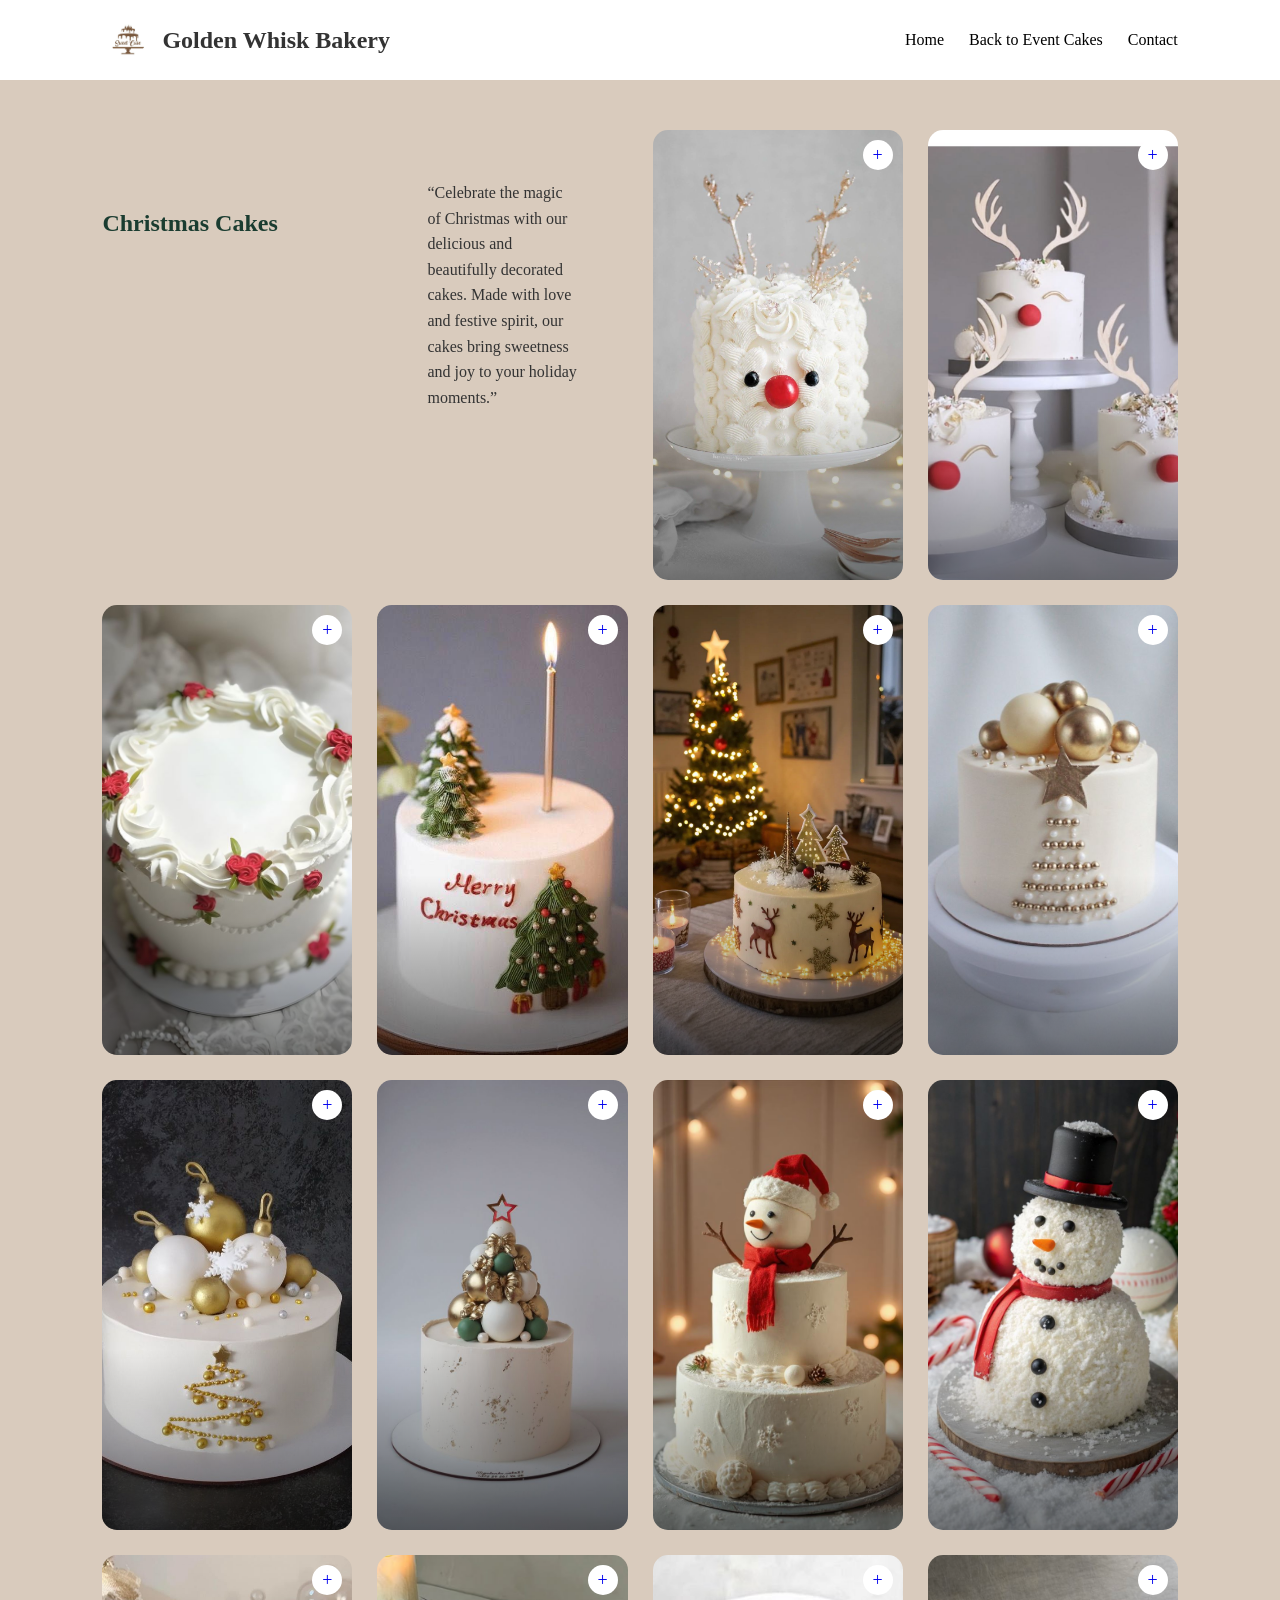
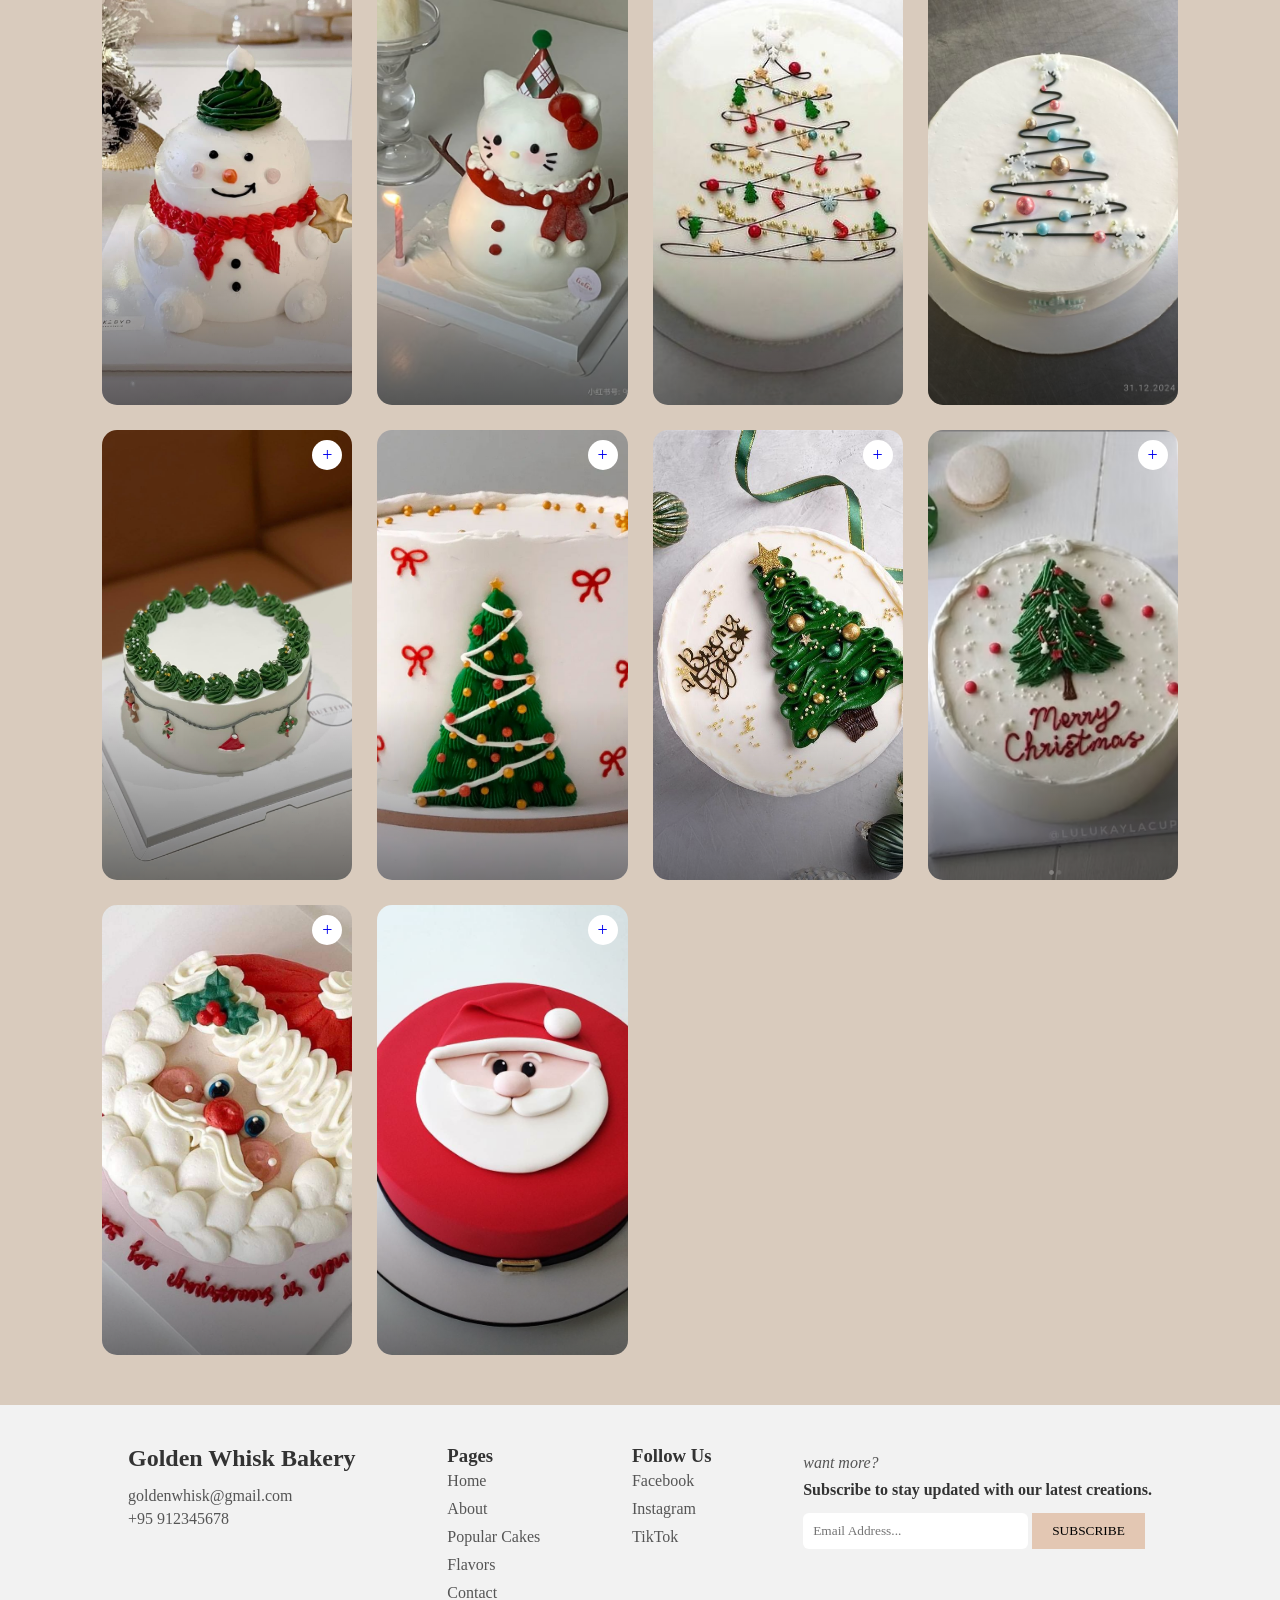
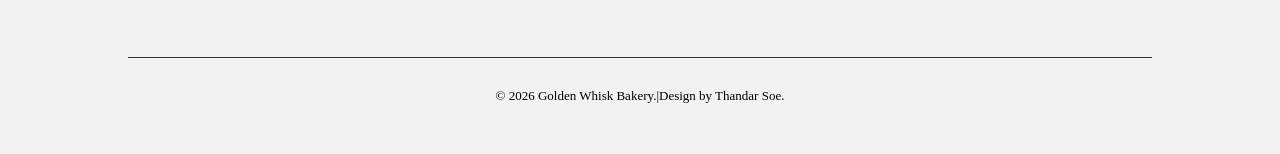
<file: christmas.html>
<!DOCTYPE html>
<html lang="en">
<head>
    <meta charset="UTF-8">
    <meta name="viewport" content="Golden Whisk Bakery - The best birthday and event cakes in town.">
    <title>Lemon Cakes - Golden Whisk Bakery</title>
    <link rel="stylesheet" href="style.css">
    <link rel="icon" href="cake logo (1).png">
</head>
<body>

<header>
    <nav>
        <div class="logo">
        <img src="offical logo.png" alt="logo">
            Golden Whisk Bakery</div>
        <ul>
            <li><a href="index.html">Home</a></li>
            <li><a href="cakes.html">Back to Event Cakes</a></li>
            <li><a href="contact.html">Contact</a></li>
        </ul>
    </nav>
</header>

<section class="modern-gallery">
        <h2>Christmas Cakes</h2>
        <p class="subtitle">“Celebrate the magic of Christmas with our delicious and beautifully decorated cakes. Made with love and festive spirit, our cakes bring sweetness and joy to your holiday moments.”</p>

    <div class="gallery-card">
        <img src="chri 1.jpg" alt="cake">
        <div class="overlay"></div>
        <div class="plus"><a href="cakes.html">+</a></div>
    </div>

    <div class="gallery-card">
        <img src="chri 2.jpg" alt="cake">
        <div class="overlay"></div>
        <div class="plus"><a href="cakes.html">+</a></div>
    </div>

    <div class="gallery-card">
        <img src="chri 3.jpg" alt="cake">
        <div class="overlay"></div>
        <div class="plus"><a href="cakes.html">+</a></div>
    </div>

    <div class="gallery-card">
        <img src="chri 4.jpg" alt="cake">
        <div class="overlay"></div>
        <div class="plus"><a href="cakes.html">+</a></div>
    </div>

    <div class="gallery-card">
        <img src="chri 5.jpg" alt="cake">
        <div class="overlay"></div>
        <div class="plus"><a href="cakes.html">+</a></div>
    </div>

    <div class="gallery-card">
        <img src="chri 6.jpg" alt="cake">
        <div class="overlay"></div>
        <div class="plus"><a href="cakes.html">+</a></div>
    </div>

    <div class="gallery-card">
        <img src="chri 7.jpg" alt="cake">
        <div class="overlay"></div>
        <div class="plus"><a href="cakes.html">+</a></div>
    </div>

    <div class="gallery-card">
        <img src="chri 8.jpg" alt="cake">
        <div class="overlay"></div>
        <div class="plus"><a href="cakes.html">+</a></div>
    </div>

    <div class="gallery-card">
        <img src="chri 9.avf" alt="cake">
        <div class="overlay"></div>
        <div class="plus"><a href="cakes.html">+</a></div>
    </div>

    <div class="gallery-card">
        <img src="chri 10.jpg" alt="cake">
        <div class="overlay"></div>
        <div class="plus"><a href="cakes.html">+</a></div>
    </div>

    <div class="gallery-card">
        <img src="chri 11.jpg" alt="cake">
        <div class="overlay"></div>
        <div class="plus"><a href="cakes.html">+</a></div>
    </div>

    <div class="gallery-card">
        <img src="chri 12.jpg" alt="cake">
        <div class="overlay"></div>
        <div class="plus"><a href="cakes.html">+</a></div>
    </div>

    <div class="gallery-card">
        <img src="chri 13.jpg" alt="cake">
        <div class="overlay"></div>
        <div class="plus"><a href="cakes.html">+</a></div>
    </div>

    <div class="gallery-card">
        <img src="chri 14.jpg" alt="cake">
        <div class="overlay"></div>
        <div class="plus"><a href="cakes.html">+</a></div>
    </div>

    <div class="gallery-card">
        <img src="chri 15.jpg" alt="cake">
        <div class="overlay"></div>
        <div class="plus"><a href="cakes.html">+</a></div>
    </div>

    <div class="gallery-card">
        <img src="chri 16.jpg" alt="cake">
        <div class="overlay"></div>
        <div class="plus"><a href="cakes.html">+</a></div>
    </div>

    <div class="gallery-card">
        <img src="chri 17.jpg" alt="cake">
        <div class="overlay"></div>
        <div class="plus"><a href="cakes.html">+</a></div>
    </div>

    <div class="gallery-card">
        <img src="chri 18.avf" alt="cake">
        <div class="overlay"></div>
        <div class="plus"><a href="cakes.html">+</a></div>
    </div>

    <div class="gallery-card">
        <img src="chri 19.jpg" alt="cake">
        <div class="overlay"></div>
        <div class="plus"><a href="cakes.html">+</a></div>
    </div>

    <div class="gallery-card">
        <img src="chri 20.jpg" alt="cake">
        <div class="overlay"></div>
        <div class="plus"><a href="cakes.html">+</a></div>
    </div>
</section>

<!-- FOOTER -->
<footer class="footer">

    <div class="footer-container">

        <div class="footer-box">
            <h2>Golden Whisk Bakery</h2>
            <p>goldenwhisk@gmail.com</p>
            <p>+95 912345678</p><br><br>
        </div>

        <div class="footer-box">
            <h3>Pages</h3>
            <a href="index.html"><p>Home</p></a>
            <a href="about.html"><p>About</p></a>
            <a href="cakes.html"><p>Popular Cakes</p></a>
            <a href="flavors.html"><p>Flavors</p></a>
            <a href="contact.html"><p>Contact</p></a>
        </div>

        <div class="footer-box">
            <h3>Follow Us</h3>
            <a href="https://www.facebook.com/soet95132?mibextid=ZbWKwL"><p>Facebook</p></a>
            <a href="https://www.instagram.com/soet95132?igsh=aTdlaHZ2dzA5MnQx"><p>Instagram</p></a>
            <a href="https://www.tiktok.com/@thandarsoe1088?_r=1&_t=ZS-957aoNJFtmy"><p>TikTok</p></a>
        </div>
        <!-- TOP SUBSCRIBE BAR -->
        <div class="sub-form">
            <form action="#confirm-box">
            <p>want more?</p>
            <h4>Subscribe to stay updated with our latest creations.</h4>
            <input type="email" placeholder="Email Address..." required>
            <button type="submit" class="order-btn">SUBSCRIBE</button>
            </form>
        </div>
    </div>
    
    <div class="footer-bottom"><p>© 2026 Golden Whisk Bakery.|Design by Thandar Soe.</p>
    </div>

</footer>

    <div id="confirm-box" class="modal-overlay">
    <div class="modal-content">
        <h3>Successful</h3>
        <a href="#" class="close-btn">OK</a>
    </div>
</div>



</body>
</html>
</file>
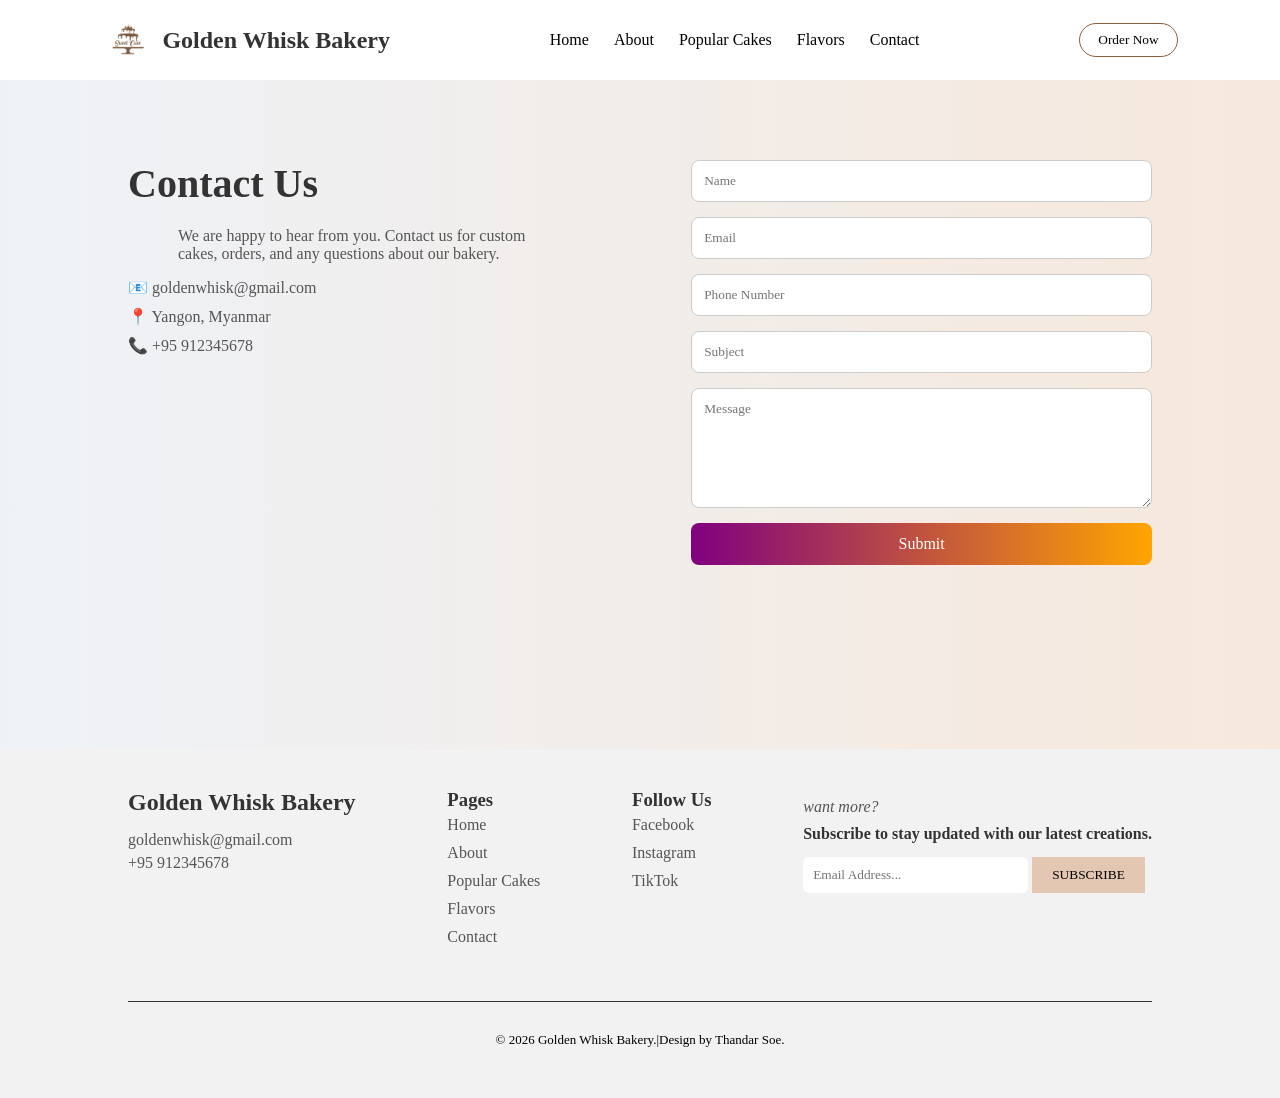
<file: contact.html>
<!DOCTYPE html>
<html lang="en">
<head>
    <meta charset="UTF-8">
    <meta name="viewport" content="Golden Whisk Bakery - The best birthday and event cakes in town.">
    <title>Contact - Golden Whisk Bakery</title>
    <link rel="stylesheet" href="style.css">
    <link rel="icon" href="cake logo (1).png">
</head>
<body>

<header>
    <nav>
        <div class="logo">
        <img src="offical logo.png" alt="logo">
            Golden Whisk Bakery</div>
        <ul>
            <li><a href="index.html">Home</a></li>
            <li><a href="about.html">About</a></li>
            <li><a href="cakes.html">Popular Cakes</a></li>
            <li><a href="flavors.html">Flavors</a></li>
            <li><a href="contact.html">Contact</a></li>
        </ul>
        <a href="ordernow.html"><button class="outline-btn">Order Now</button></a>
    </nav>
</header>

<section class="contact-section">

    <!-- LEFT SIDE -->
    <div class="contact-info">
        <h1>Contact Us</h1>
        <p>
            We are happy to hear from you. Contact us for custom cakes,
            orders, and any questions about our bakery.
        </p>

        <div class="info-box">
            <p>📧 goldenwhisk@gmail.com</p>
            <p>📍 Yangon, Myanmar</p>
            <p>📞 +95 912345678</p>
        </div>

        <div class="map-container">
            <iframe src="https://www.google.com/maps/embed?pb=!1m18!1m12!1m3!1d11742.341593230054!2d98.1936042258898!3d14.083939850180757!2m3!1f0!2f0!3f0!3m2!1i1024!2i768!4f13.1!3m3!1m2!1s0x30e50bc719b6f191%3A0xa7c45ea8fdf2bb4a!2sDawei!5e0!3m2!1sen!2smm!4v1774854620345!5m2!1sen!2smm" width="400" height="300" style="border:0;" allowfullscreen="" loading="lazy" referrerpolicy="no-referrer-when-downgrade">
            </iframe>   
        </div>
    </div>

    <!-- RIGHT SIDE FORM -->
    <div class="contact-form">
        <form action="#sub-box">
            <input type="text" placeholder="Name" required>
            <input type="email" placeholder="Email" required>
            <input type="" placeholder="Phone Number">
            <input type="text" placeholder="Subject">
            <textarea placeholder="Message"></textarea>
            <button type="submit">Submit</button>
        </form>
        <div id="sub-box" class="modal-overlay">
        <div class="modal-content">
        <h3>Message Sent!</h3>
        <p>We've received your Message.</p>
        <a href="#" class="close-btn">OK</a>
        </div>
    </div>
</div>

</section>


<!-- FOOTER -->
<footer class="footer">

    <div class="footer-container">

        <div class="footer-box">
            <h2>Golden Whisk Bakery</h2>
            <p>goldenwhisk@gmail.com</p>
            <p>+95 912345678</p><br><br>
        </div>

        <div class="footer-box">
            <h3>Pages</h3>
            <a href="index.html"><p>Home</p></a>
            <a href="about.html"><p>About</p></a>
            <a href="cakes.html"><p>Popular Cakes</p></a>
            <a href="flavors.html"><p>Flavors</p></a>
            <a href="contact.html"><p>Contact</p></a>
        </div>

        <div class="footer-box">
            <h3>Follow Us</h3>
            <a href="https://www.facebook.com/soet95132?mibextid=ZbWKwL"><p>Facebook</p></a>
            <a href="https://www.instagram.com/soet95132?igsh=aTdlaHZ2dzA5MnQx"><p>Instagram</p></a>
            <a href="https://www.tiktok.com/@thandarsoe1088?_r=1&_t=ZS-957aoNJFtmy"><p>TikTok</p></a>
        </div>
        <!-- TOP SUBSCRIBE BAR -->
        <div class="sub-form">
            <form action="#confirm-box">
            <p>want more?</p>
            <h4>Subscribe to stay updated with our latest creations.</h4>
            <input type="email" placeholder="Email Address..." required>
            <button type="submit" class="order-btn">SUBSCRIBE</button>
            </form>
        </div>
    </div>
    
    <div class="footer-bottom"><p>© 2026 Golden Whisk Bakery.|Design by Thandar Soe.</p>
    </div>

</footer>

    <div id="confirm-box" class="modal-overlay">
    <div class="modal-content">
        <h3>Successful</h3>
        <a href="#" class="close-btn">OK</a>
    </div>
</div>

</body>
</html>
</file>
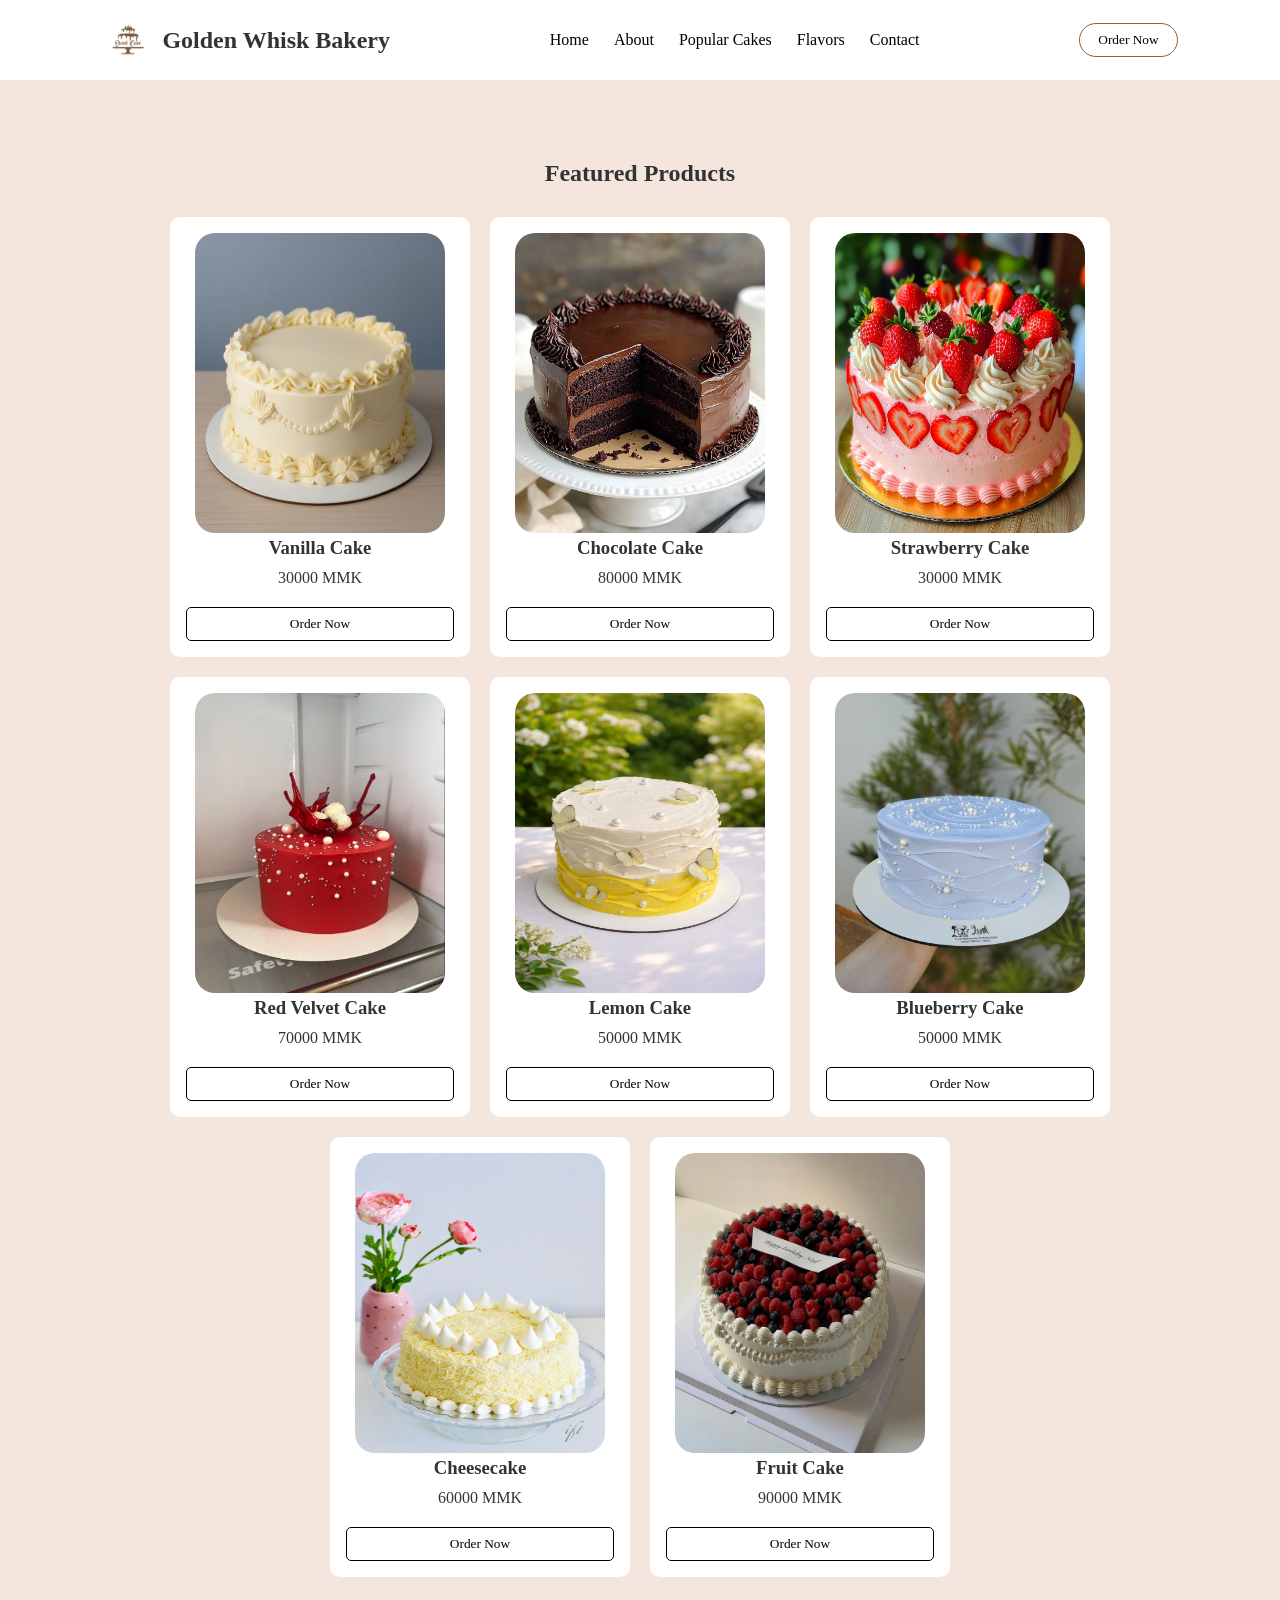
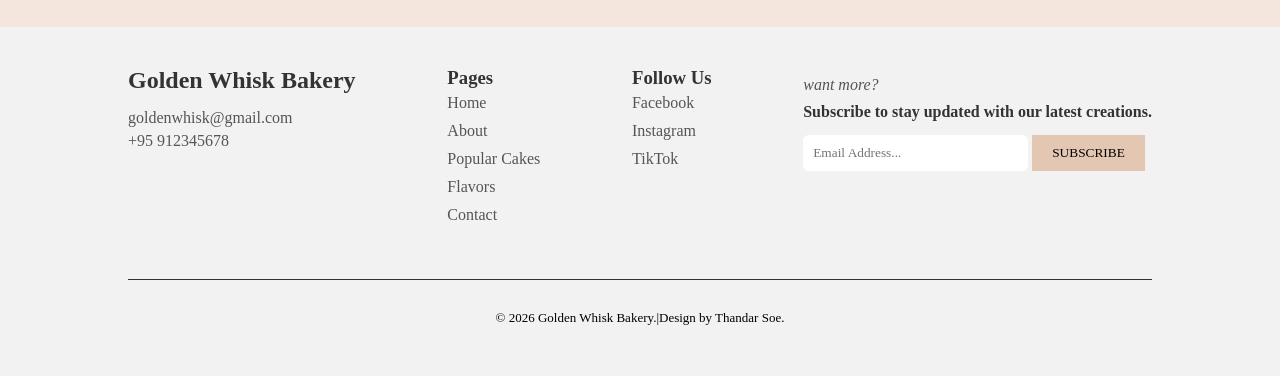
<file: flavors.html>
<!DOCTYPE html>
<html lang="en">
<head>
    <meta charset="UTF-8">
    <meta name="viewport" content="Golden Whisk Bakery - The best birthday and event cakes in town.">
    <title>Flavors - Golden Whisk Bakery</title>
    <link rel="stylesheet" href="style.css">
    <link rel="icon" href="cake logo (1).png">
</head> 
<body>

<header>
    <nav>
        <div class="logo">
        <img src="offical logo.png" alt="logo">
            Golden Whisk Bakery</div>
        <ul>
            <li><a href="index.html">Home</a></li>
            <li><a href="about.html">About</a></li>
            <li><a href="cakes.html">Popular Cakes</a></li>
            <li><a href="flavors.html">Flavors</a></li>
            <li><a href="contact.html">Contact</a></li>
        </ul>
        <a href="ordernow.html"><button class="outline-btn">Order Now</button></a>
    </nav>
</header>
  <!--Product List-->
        <section class="section">
            <h2>Featured Products</h2>
            <div class="product-grid">
                <div class="product-card">
                    <img src="va 1.jpg" alt="Vanilla Cake">
                    <h3>Vanilla Cake</h3>
                    <p class="price">30000 MMK</p>
                    <a href="ordernow.html"><button class="btn-add">Order Now</button></a>
                </div>
                <div class="product-card">
                    <img src="ccc.jpg" alt="Chocolate Cake">
                    <h3>Chocolate Cake</h3>
                    <p class="price">80000 MMK</p>
                    <a href="ordernow.html"><button class="btn-add">Order Now</button></a>
                </div>
                <div class="product-card">
                    <img src="strawberry 2.jpg" alt="Strawberry Cake">
                    <h3>Strawberry Cake</h3>
                    <p class="price">30000 MMK</p>
                    <a href="ordernow.html"><button class="btn-add">Order Now</button></a>
                </div>
                <div class="product-card">
                    <img src="red (1).jpg" alt="Red Velvet Cake">
                    <h3>Red Velvet Cake</h3>
                    <p class="price">70000 MMK</p>
                    <a href="ordernow.html"><button class="btn-add">Order Now</button></a>
                </div>
                <div class="product-card">
                    <img src="lemon (1).jpg" alt="Lemon Cake">
                    <h3>Lemon Cake</h3>
                    <p class="price">50000 MMK</p>
                    <a href="ordernow.html"><button class="btn-add">Order Now</button></a>
                </div>
                <div class="product-card">
                    <img src="blueberry  (1).jpg" alt="Blueberry Cake">
                    <h3>Blueberry Cake</h3>
                    <p class="price">50000 MMK</p>
                    <a href="ordernow.html"><button class="btn-add">Order Now</button></a>
                </div>
                <div class="product-card">
                    <img src="fiber cheese.jpg" alt="Cheesecake">
                    <h3>Cheesecake</h3>
                    <p class="price">60000 MMK</p>
                    <a href="ordernow.html"><button class="btn-add">Order Now</button></a>
                </div>
                <div class="product-card">
                    <img src="red and blue berry.jpg" alt="Fruit Cake">
                    <h3>Fruit Cake</h3>
                    <p class="price">90000 MMK</p>
                    <a href="ordernow.html"><button class="btn-add">Order Now</button></a>
                </div>
            </div>
        </section>
        </main>
</div>

<!-- FOOTER -->
<footer class="footer">

    <div class="footer-container">

        <div class="footer-box">
            <h2>Golden Whisk Bakery</h2>
            <p>goldenwhisk@gmail.com</p>
            <p>+95 912345678</p><br><br>
        </div>

        <div class="footer-box">
            <h3>Pages</h3>
            <a href="index.html"><p>Home</p></a>
            <a href="about.html"><p>About</p></a>
            <a href="cakes.html"><p>Popular Cakes</p></a>
            <a href="flavors.html"><p>Flavors</p></a>
            <a href="contact.html"><p>Contact</p></a>
        </div>

        <div class="footer-box">
            <h3>Follow Us</h3>
            <a href="https://www.facebook.com/soet95132?mibextid=ZbWKwL"><p>Facebook</p></a>
            <a href="https://www.instagram.com/soet95132?igsh=aTdlaHZ2dzA5MnQx"><p>Instagram</p></a>
            <a href="https://www.tiktok.com/@thandarsoe1088?_r=1&_t=ZS-957aoNJFtmy"><p>TikTok</p></a>
        </div>
        <!-- TOP SUBSCRIBE BAR -->
        <div class="sub-form">
            <form action="#confirm-box">
            <p>want more?</p>
            <h4>Subscribe to stay updated with our latest creations.</h4>
            <input type="email" placeholder="Email Address..." required>
            <button type="submit" class="order-btn">SUBSCRIBE</button>
            </form>
        </div>
    </div>
    
    <div class="footer-bottom"><p>© 2026 Golden Whisk Bakery.|Design by Thandar Soe.</p>
    </div>

</footer>

    <div id="confirm-box" class="modal-overlay">
    <div class="modal-content">
        <h3>Successful</h3>
        <a href="#" class="close-btn">OK</a>
    </div>
</div>

</body>
</html>
</file>
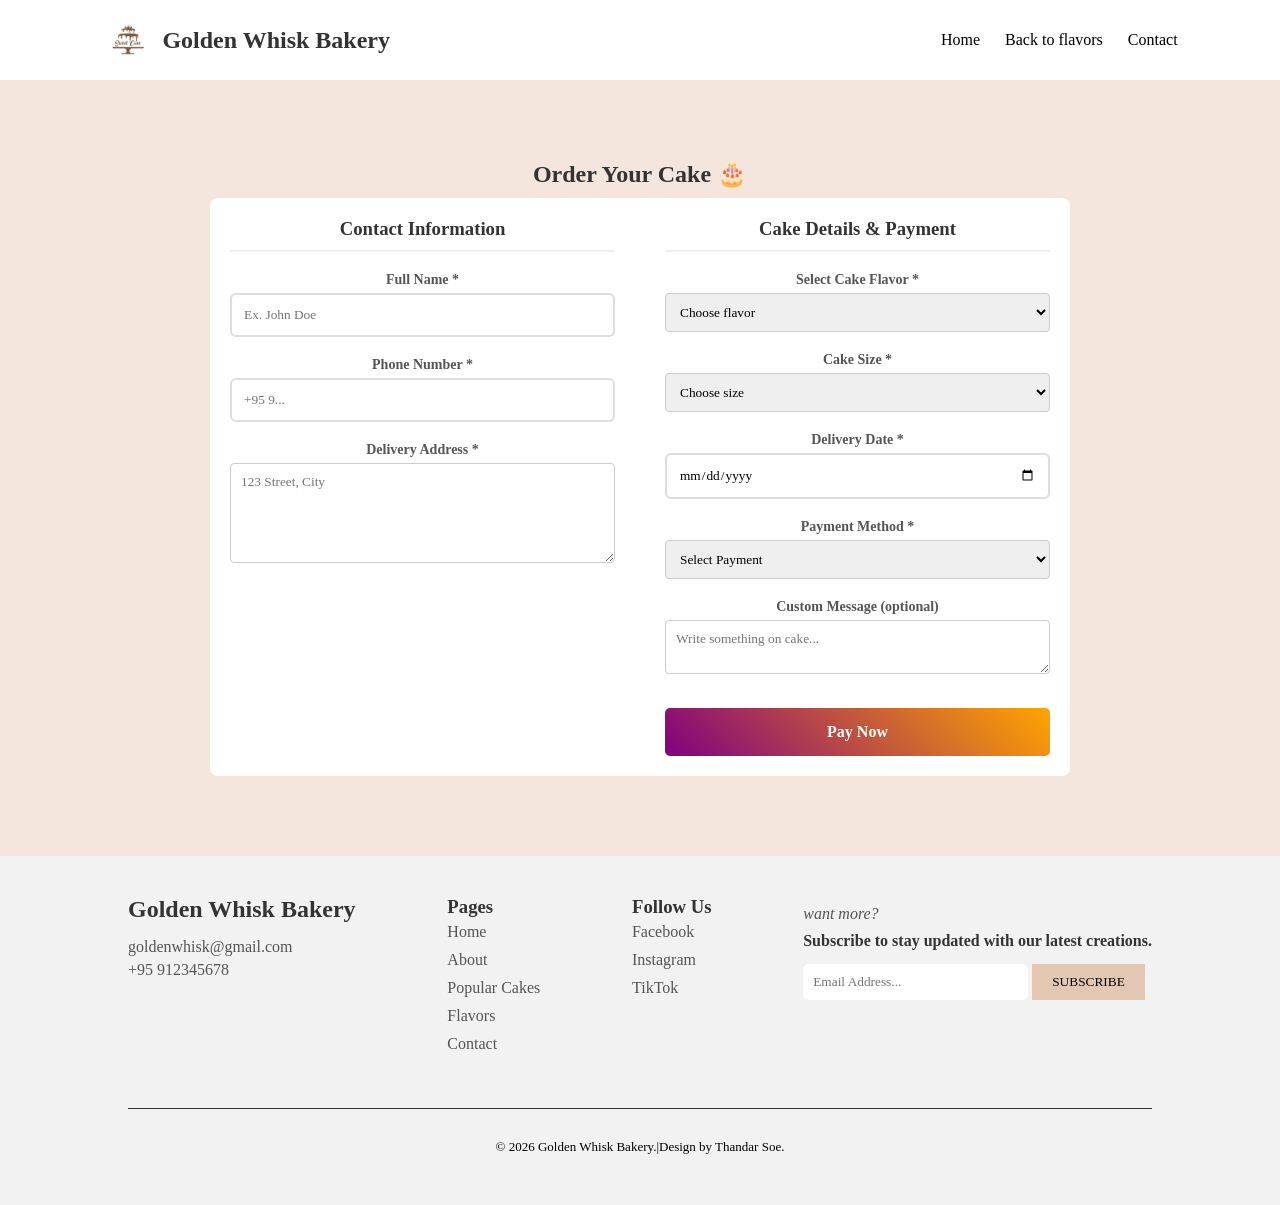
<file: ordernow.html>
<!DOCTYPE html>
<html lang="en">
<head>
    <meta charset="UTF-8">
    <meta name="viewport" content="Golden Whisk Bakery - The best birthday and event cakes in town.">
    <title>Lemon Cakes - Golden Whisk Bakery</title>
    <link rel="stylesheet" href="style.css">
    <link rel="icon" href="order icon.png">
</head>
<body>

<header>
    <nav>
        <div class="logo">
        <img src="offical logo.png" alt="logo">
            Golden Whisk Bakery</div>
        <ul>
            <li><a href="index.html">Home</a></li>
            <li><a href="flavors.html">Back to flavors</a></li>
            <li><a href="contact.html">Contact</a></li>
        </ul>
    </nav>
</header>

<section class="order-section">

    <div class="order-container">
    <h1>Order Your Cake 🎂</h1>

    <form class="order-form" action="#sub-box">
        <div class="form-grid">
            
            <div class="form-section">
                <h3>Contact Information</h3>
                
                <label>Full Name *</label>
                <input type="text" placeholder="Ex. John Doe" required>
                
                <label>Phone Number *</label>
                <input type="tel" placeholder="+95 9..." required>
                
                <label>Delivery Address *</label>
                <textarea placeholder="123 Street, City" required style="height: 100px;"></textarea>
            </div>

            <div class="form-section">
                <h3>Cake Details & Payment</h3>
                
                <label>Select Cake Flavor *</label>
                <select required>
                    <option value="">Choose flavor</option>
                    <option>Vanilla Cake</option>
                    <option>Chocolate Cake</option>
                    <option>Strawberry Cake</option>
                    <option>Red Velvet Cake</option>
                    <option>Lemon Cake</option>
                    <option>Blueberry cake</option>
                    <option>Cheese Cakes</option>
                    <option>Fruit Cake</option>
                </select>

                <label>Cake Size *</label>
                <select required>
                    <option value="">Choose size</option>
                    <option>Small (6 inch)</option>
                    <option>Medium (8 inch)</option>
                    <option>Large (10 inch)</option>
                    <option>Cupcake</option>
                </select>

                <label>Delivery Date *</label>
                <input type="date" required>

                <label>Payment Method *</label>
                <select required>
                    <option value="">Select Payment</option>
                    <option>KBZ Pay</option>
                    <option>Wave Pay</option>
                    <option>AYA Pay</option>
                    <option>Cash on Delivery</option>
                </select>
                
                <label>Custom Message (optional)</label>
                <textarea placeholder="Write something on cake..."></textarea>
                
                <button type="submit" class="order-bon">Pay Now</button>
            </div>

        </div>
    </form>
</div>

</section>

<!-- FOOTER -->
<footer class="footer">

    <div class="footer-container">

        <div class="footer-box">
            <h2>Golden Whisk Bakery</h2>
            <p>goldenwhisk@gmail.com</p>
            <p>+95 912345678</p><br><br>
        </div>

        <div class="footer-box">
            <h3>Pages</h3>
            <a href="index.html"><p>Home</p></a>
            <a href="about.html"><p>About</p></a>
            <a href="cakes.html"><p>Popular Cakes</p></a>
            <a href="flavors.html"><p>Flavors</p></a>
            <a href="contact.html"><p>Contact</p></a>
        </div>

        <div class="footer-box">
            <h3>Follow Us</h3>
            <a href="https://www.facebook.com/soet95132?mibextid=ZbWKwL"><p>Facebook</p></a>
            <a href="https://www.instagram.com/soet95132?igsh=aTdlaHZ2dzA5MnQx"><p>Instagram</p></a>
            <a href="https://www.tiktok.com/@thandarsoe1088?_r=1&_t=ZS-957aoNJFtmy"><p>TikTok</p></a>
        </div>
        <!-- TOP SUBSCRIBE BAR -->
        <div class="sub-form">
            <form action="#confirm-box">
            <p>want more?</p>
            <h4>Subscribe to stay updated with our latest creations.</h4>
            <input type="email" placeholder="Email Address..." required>
            <button type="submit" class="order-btn">SUBSCRIBE</button>
            </form>
        </div>
    </div>
    
    <div class="footer-bottom"><p>© 2026 Golden Whisk Bakery.|Design by Thandar Soe.</p>
    </div>

</footer>

<div id="confirm-box" class="modal-overlay">
    <div class="modal-content">
        <h3>Successful</h3>
        <a href="#" class="close-btn">OK</a>
    </div>
</div>


<div id="sub-box" class="modal-overlay">
    <div class="modal-content">
        <h3>Payment Successful 🎉</h3>
        <p>Your order has been received. We will contact you soon!</p>
        <a href="#" class="close-btn">OK</a>
    </div>
</div>


</body>
</html>
</file>
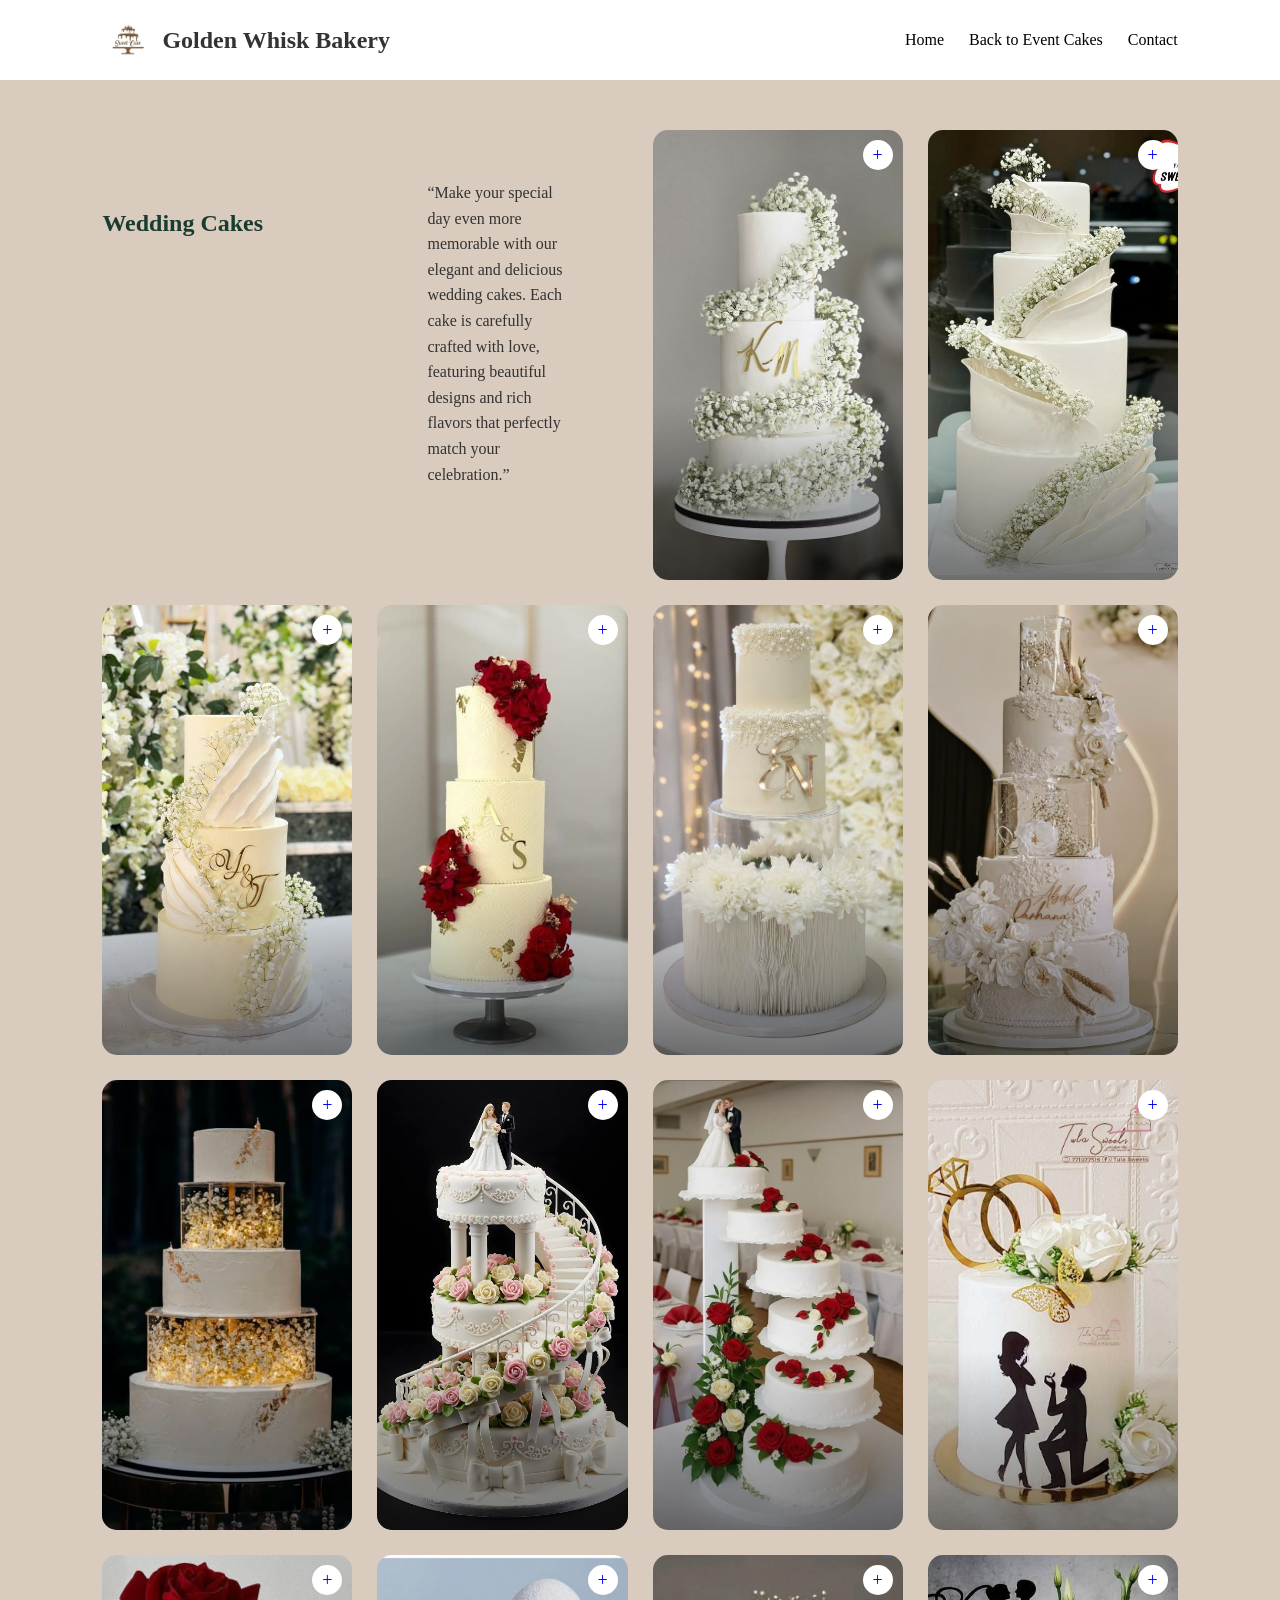
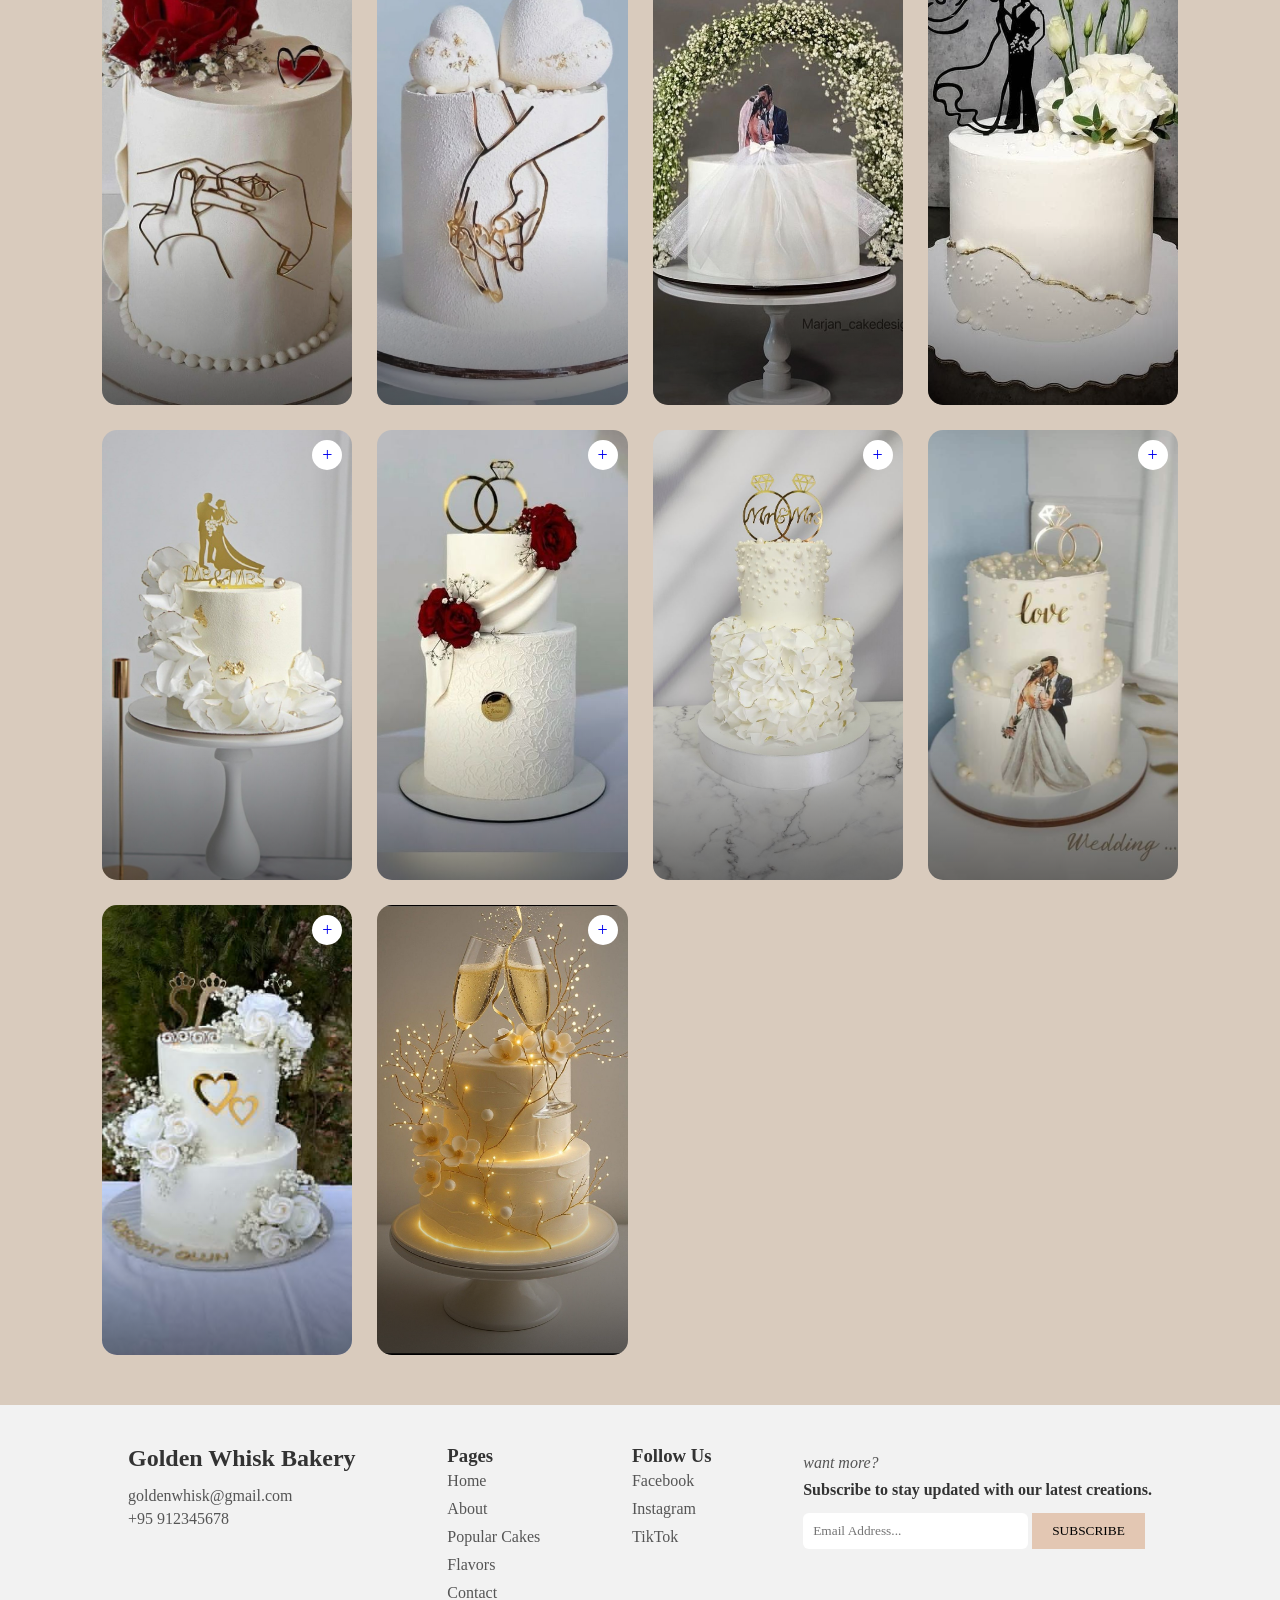
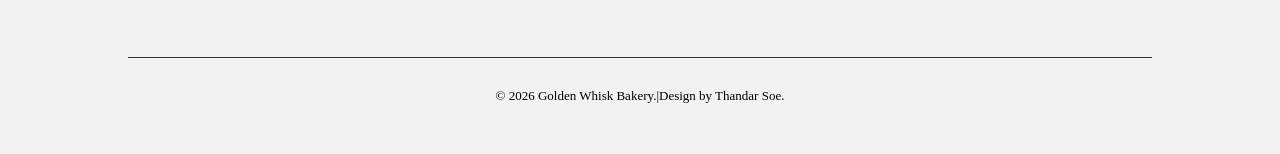
<file: wedding.html>
<!DOCTYPE html>
<html lang="en">
<head>
    <meta charset="UTF-8">
    <meta name="viewport" content="Golden Whisk Bakery - The best birthday and event cakes in town.">
    <title>Lemon Cakes - Golden Whisk Bakery</title>
    <link rel="stylesheet" href="style.css">
    <link rel="icon" href="cake logo (1).png">
</head>
<body>

<header>
    <nav>
        <div class="logo">
        <img src="offical logo.png" alt="logo">
            Golden Whisk Bakery</div>
        <ul>
            <li><a href="index.html">Home</a></li>
            <li><a href="cakes.html">Back to Event Cakes</a></li>
            <li><a href="contact.html">Contact</a></li>
        </ul>
    </nav>
</header>

<section class="modern-gallery">
        <h2>Wedding Cakes</h2>
        <p class="subtitle">“Make your special day even more memorable with our elegant and delicious wedding cakes. Each cake is carefully crafted with love, featuring beautiful designs and rich flavors that perfectly match your celebration.”</p>

    <div class="gallery-card">
        <img src="Wedding Cake 1.jpg" alt="cake">
        <div class="overlay"></div>
        <div class="plus"><a href="cakes.html">+</a></div>
    </div>

    <div class="gallery-card">
        <img src="Wedding Cake 2.jpg" alt="cake">
        <div class="overlay"></div>
        <div class="plus"><a href="cakes.html">+</a></div>
    </div>

    <div class="gallery-card">
        <img src="Wedding Cake 3.jpg" alt="cake">
        <div class="overlay"></div>
        <div class="plus"><a href="cakes.html">+</a></div>
    </div>

    <div class="gallery-card">
        <img src="Wedding Cake 4.jpg" alt="cake">
        <div class="overlay"></div>
        <div class="plus"><a href="cakes.html">+</a></div>
    </div>

    <div class="gallery-card">
        <img src="Wedding Cake 5.avf" alt="cake">
        <div class="overlay"></div>
        <div class="plus"><a href="cakes.html">+</a></div>
    </div>

    <div class="gallery-card">
        <img src="Wedding Cake 6.avf" alt="cake">
        <div class="overlay"></div>
        <div class="plus"><a href="cakes.html">+</a></div>
    </div>

    <div class="gallery-card">
        <img src="Wedding Cake 7.avf" alt="cake">
        <div class="overlay"></div>
        <div class="plus"><a href="cakes.html">+</a></div>
    </div>

    <div class="gallery-card">
        <img src="Wedding Cake 8.jpg" alt="cake">
        <div class="overlay"></div>
        <div class="plus"><a href="cakes.html">+</a></div>
    </div>

    <div class="gallery-card">
        <img src="Wedding Cake 9.jpg" alt="cake">
        <div class="overlay"></div>
        <div class="plus"><a href="cakes.html">+</a></div>
    </div>

    <div class="gallery-card">
        <img src="Wedding Cake 10.jpg" alt="cake">
        <div class="overlay"></div>
        <div class="plus"><a href="cakes.html">+</a></div>
    </div>

    <div class="gallery-card">
        <img src="Wedding Cake 11.jpg" alt="cake">
        <div class="overlay"></div>
        <div class="plus"><a href="cakes.html">+</a></div>
    </div>

    <div class="gallery-card">
        <img src="Wedding Cake 12.jpg" alt="cake">
        <div class="overlay"></div>
        <div class="plus"><a href="cakes.html">+</a></div>
    </div>

    <div class="gallery-card">
        <img src="Wedding Cake 13.jpg" alt="cake">
        <div class="overlay"></div>
        <div class="plus"><a href="cakes.html">+</a></div>
    </div>

    <div class="gallery-card">
        <img src="Wedding Cake 14.jpg" alt="cake">
        <div class="overlay"></div>
        <div class="plus"><a href="cakes.html">+</a></div>
    </div>

    <div class="gallery-card">
        <img src="Wedding Cake 15.jpg" alt="cake">
        <div class="overlay"></div>
        <div class="plus"><a href="cakes.html">+</a></div>
    </div>

    <div class="gallery-card">
        <img src="Wedding Cake 16.jpg" alt="cake">
        <div class="overlay"></div>
        <div class="plus"><a href="cakes.html">+</a></div>
    </div>

    <div class="gallery-card">
        <img src="Wedding Cake 17.jpg" alt="cake">
        <div class="overlay"></div>
        <div class="plus"><a href="cakes.html">+</a></div>
    </div>

    <div class="gallery-card">
        <img src="Wedding Cake 18.jpg" alt="cake">
        <div class="overlay"></div>
        <div class="plus"><a href="cakes.html">+</a></div>
    </div>

    <div class="gallery-card">
        <img src="Wedding Cake 19.jpg" alt="cake">
        <div class="overlay"></div>
        <div class="plus"><a href="cakes.html">+</a></div>
    </div>

    <div class="gallery-card">
        <img src="Wedding Cake 20.jpg" alt="cake">
        <div class="overlay"></div>
        <div class="plus"><a href="cakes.html">+</a></div>
    </div>
</section>

<!-- FOOTER -->
<footer class="footer">

    <div class="footer-container">

        <div class="footer-box">
            <h2>Golden Whisk Bakery</h2>
            <p>goldenwhisk@gmail.com</p>
            <p>+95 912345678</p><br><br>
        </div>

        <div class="footer-box">
            <h3>Pages</h3>
            <a href="index.html"><p>Home</p></a>
            <a href="about.html"><p>About</p></a>
            <a href="cakes.html"><p>Popular Cakes</p></a>
            <a href="flavors.html"><p>Flavors</p></a>
            <a href="contact.html"><p>Contact</p></a>
        </div>

        <div class="footer-box">
            <h3>Follow Us</h3>
            <a href="https://www.facebook.com/soet95132?mibextid=ZbWKwL"><p>Facebook</p></a>
            <a href="https://www.instagram.com/soet95132?igsh=aTdlaHZ2dzA5MnQx"><p>Instagram</p></a>
            <a href="https://www.tiktok.com/@thandarsoe1088?_r=1&_t=ZS-957aoNJFtmy"><p>TikTok</p></a>
        </div>
        <!-- TOP SUBSCRIBE BAR -->
        <div class="sub-form">
            <form action="#confirm-box">
            <p>want more?</p>
            <h4>Subscribe to stay updated with our latest creations.</h4>
            <input type="email" placeholder="Email Address..." required>
            <button type="submit" class="order-btn">SUBSCRIBE</button>
            </form>
        </div>
    </div>
    
    <div class="footer-bottom"><p>© 2026 Golden Whisk Bakery.|Design by Thandar Soe.</p>
    </div>

</footer>

    <div id="confirm-box" class="modal-overlay">
    <div class="modal-content">
        <h3>Successful</h3>
        <a href="#" class="close-btn">OK</a>
    </div>
</div>



</body>
</html>
</file>
<file: style.css>
/* ===================home start================ */

*{
    margin:0;
    padding:0;
    box-sizing:border-box;
    font-family: 'Georgia', serif;
}

body{
    background:#f4e6dc;
    color:#333;
}

/* ===== NAVBAR ===== */
header{
    padding:20px 8%;
    background:#f3e7dc;
    position: sticky;
    top: 0;
    z-index: 1000;
    background:white;
}

.outline-btn{
    padding:8px 18px;
    border-radius:20px;
    border:1px solid #8b5e3c;
    background:none;
    cursor:pointer;
}

nav{
    display:flex;
    justify-content:space-between;
    align-items:center;
}

.logo{
    font-size:24px;
    font-weight:bold;
    display: flex;
    align-items: center;
    gap: 10px;
}

.logo img{
    width: 50px;
    height: 40px;
    object-fit: contain;
}

nav ul{
    list-style:none;
    display:flex;
    gap:25px;
}

nav ul li a{
    text-decoration:none;
    color:black;
}

.btn{
    background:#8b3e2f;
    color:white;
    border:none;
    padding:10px 20px;
    border-radius:25px;
    cursor:pointer;
}

/* ===== HERO ===== */
.hero{
    display:flex;
    align-items:center;
    justify-content:space-between;
    padding:80px 8%;
}

.hero p{
    text-align: justify;
    text-indent: 25px;
    line-height: 1.6;
}

.hero-text{
    width:50%;
}

.hero-text h1{
    font-size:48px;
    margin-bottom:20px;
}

.hero-text p{
    margin-bottom:20px;
}

.hero-img img{
    width:300px;
    height: 450px;
    border-radius:20px;
}
.hero-imge img{
    margin: 30px;
    width:300px;
    height: 450px;
    border-radius:20px;
}

/* ===== CATEGORY SECTION ===== */
.categories{
    display:flex;
    justify-content:center;
    gap:30px;
    padding:50px 5%;
    background:#f5efe9;
    flex-wrap:wrap;
}

.category{
    text-align:center;
    width:150px;
}

.category img{
    width:150px;
    height:150px;
    border-radius:50%;
    object-fit:cover;
    margin-bottom:10px;
    transition:0.3s;
}

/* Hover Effect */
.category img:hover{
    transform:scale(1.1);
}

.category p{
    font-size:14px;
    color:#333;
}

/* ===========about page start============== */

/* ===== STORY SECTION ===== */
.about-story{
    display:flex;
    padding:80px 8%;
    align-items:center;
    gap:50px;
}

.story-text{
    width:50%;
    line-height: 1.8;
    text-indent: 25px;
}

.story-text h2{
    margin-bottom:20px;
    font-size:32px;
}

.story-img img{
    width:400px;
    border-radius:20px;
    height: auto;
}

.about-details p{
    text-align: center;
    line-height: 1.6;
    max-width: 800px;
    margin: 20px auto;
    text-indent: 25px;
}

.about-details h2{
    text-align: center; 
    font-size: 32px;
}

/* ===== VALUES SECTION ===== */
.values{
    padding: 80px 8%;
    text-align: center;
}

.values h2{
    margin-bottom: 40px;
    font-size: 32px;
}

.values p{
    text-align: center;
    line-height: 1.6;
    max-width: 800px;
    margin: 20px auto;
    text-indent: 25px;
}

.value-cards{
    display:flex;
    justify-content:center;
    gap:30px;
}

.value-card{
    background:white;
    padding:20px;
    border-radius:15px;
    width:250px;
    box-shadow:0 5px 15px rgba(0,0,0,0.1);
}

.value-card img{
    width:100%;
    border-radius:15px;
    margin-bottom:15px;
}

.p-about{
    text-align: center;
}


/* ===================our cake start==================== */
.section{
    padding:50px;
    text-align:center;
}

.section-header {
    display: flex;
    justify-content: space-between;
    align-items: center;
    margin-bottom: 20px;
}

.section-header h2, p{
    margin: 10px 50px;
}

/* Category Grid Layout */
.category-grid {
    display: grid;
    grid-template-columns: repeat(auto-fit, minmax(180px, 1fr));
    gap: 15px;
}

/* Individual Card Styling */
.category-card {
    background: #ffffff;
    border-radius: 12px;
    padding: 20px;
    display: flex;
    justify-content: center;
    align-items: center;
    text-decoration: none;
    color: #333;
    box-shadow: 0 2px 8px rgba(0, 0, 0, 0.05); /* Soft shadow */
    transition: transform 0.2s ease, box-shadow 0.2s ease;
}

.category-card:hover {
    transform: translateY(-3px);
    box-shadow: 0 4px 12px rgba(0, 0, 0, 0.1);
}

.card-icon {
    font-size: 1.2rem;
    margin-right: 10px;
}

.category-name {
    font-weight: 500;
    font-size: 0.95rem;
    color: #2d6a4f;
}

/* ===== CAKE GALLERY ===== */
.cake-gallery{
    display:grid;
    grid-template-columns:repeat(4, 1fr);
    gap:25px;
    padding:50px 8%;
    background:#f8f8f8;
}

/* CARD */
.cake-item{
    text-align:center;
}

/* IMAGE */
.cake-item img{
    width:100%;
    height:220px;
    object-fit:cover;
    border-radius:5px;
    transition:0.3s;
}

/* HOVER EFFECT */
.cake-item img:hover{
    transform:scale(1.05);
}

/* TEXT */
.cake-item p{
    margin-top:10px;
    font-size:14px;
    color:#333;
}

/* ================flavors star=================== */
aside h3 {
     margin-top: 0;
    color: #850e35; 
    border-bottom: 2px solid #850e35;
    padding-bottom: 10px;
    text-align: center;
}
 
aside ul {
    list-style-type: none;
    padding: 0;
}
 
aside li {
    margin-bottom: 10px;
}
 
aside li a {
    text-decoration: none;
    color: #333;
    font-weight: bold;
    display: block;
    padding: 8px 12px;
    border-radius: 4px;
    transition: all 0.3s ease;
}
 
aside li a:hover {
    color: #450202;
    background-color: #fba2ab;
    padding-left: 20px;
}

.product-grid {
    gap: 20px;
    display: flex;
    flex-wrap: wrap;
    justify-content: center;
    align-items: center;
}

.product-card {
    background: white;
    padding: 15px;
    border-radius: 10px;
    text-align: center;
    border: 1px solid transparent;
    width: 300px;
}

.product-card:hover {
    border-color: var(--primary-green);
}
.product-card img{
    height: 300px;
    border-radius: 20px;
    width: 250px;
}

.btn-add {
    width: 100%;
    padding: 8px;
    background: none;
    border: 1px solid;
    border-radius: 5px;
    cursor: pointer;
    margin-top: 10px;
}
.section h2{
    padding: 30px 50px;
}

/* =================contact  start===================== */

.contact-section{
    display:flex;
    justify-content:space-between;
    padding:80px 10%;
    background:linear-gradient(to right, #eef2f7, #f6e8dc);
}

/* LEFT */
.contact-info{
    width:45%;
}

.contact-info h1{
    font-size:40px;
    margin-bottom:20px;
}

.contact-info p{
    color:#555;
    margin-bottom:15px;
}

.info-box p{
    margin:10px 0;
}


/* RIGHT FORM */
.contact-form{
    width:45%;
}

.contact-form form{
    display:flex;
    flex-direction:column;
}

.contact-form input,
.contact-form textarea{
    padding:12px;
    margin-bottom:15px;
    border-radius:8px;
    border:1px solid #ccc;
}

.contact-form textarea{
    height:120px;
}

/* BUTTON */
.contact-form button{
    padding:12px;
    border:none;
    border-radius:8px;
    background:linear-gradient(to right, purple, orange);
    color:white;
    font-size:16px;
    cursor:pointer;
}

.submit-btn {
  padding: 10px 20px;
  background: black;
  color: white;
  text-decoration: none;
  border-radius: 5px;
}


/* =========== footer start============ */
.footer{
    background:#f2f2f2;
    padding:40px 10%;
}

.footer-container{
    display:flex;
    justify-content:space-between;
    gap: 70px;
    
}

.footer-box h2,
.footer-box h4{
    margin-bottom:15px;
    white-space: nowrap;
}

.footer-box p{
    margin:5px 0;
    color:#555;
    /* white-space: nowrap; */
}

.footer-box a{
   text-decoration: none;
   display: flex;
   white-space: nowrap;
}

/* SUBSCRIBE BAR */
.sub-form p{
    margin:9px 0;
    color:#555;
    white-space: nowrap;
    font-style: italic;
}

.sub-form h3{
    white-space: nowrap;
}

.sub-form input{
    padding:10px;
    width:225px;
    border:none;
    margin-top: 4%;
}

.sub-form button{
    padding:10px 20px;
    border:none;
    background:#e3c7b3;
    cursor:pointer;
}

.footer-bottom {
    text-align: center;
    margin-top: 50px;
    padding-top: 20px;
    border-top: 1px solid #333;
    font-size: 13px;
    color: #000;
}

/* ===============event start=================== */

/* ===== GALLERY ===== */
.modern-gallery{
    display:grid;
    grid-template-columns:repeat(4, 1fr);
    gap:25px;
    padding:50px 8%;
    background:#d9cbbd;
}

.modern-gallery h2 {
    font-size: 1.5rem;
    margin-bottom: 5px;
    margin-top: 80px;
    color: #1a3c30;
}

.modern-gallery p{
    line-height: 1.6;
    margin: 50px ;
}

/* CARD */
.gallery-card{
    position:relative;
    overflow:hidden;
    border-radius:15px;
}

/* IMAGE */
.gallery-card img{
    width:100%;
    height:450px;
    object-fit:cover;
    display:block;
}

/* OVERLAY (dark bottom effect) */
.overlay{
    position:absolute;
    bottom:0;
    left:0;
    width:100%;
    height:40%;
    background:linear-gradient(to top, rgba(0,0,0,0.5), transparent);
}

/* PLUS ICON */
.plus{
    position:absolute;
    top:10px;
    right:10px;
    width:30px;
    height:30px;
    background:white;
    border-radius:50%;
    display:flex;
    justify-content:center;
    align-items:center;
    font-size:18px;
    cursor:pointer;
}

.plus a{
    text-decoration: none;
}

/* HOVER EFFECT */
.gallery-card:hover img{
    transform:scale(1.05);
    transition:0.3s;
}

/* ====================Order PAGE ================= */

.order-section{
    text-align:center;
    padding:60px;
    background:#f4e6dc;
}

.order-container{
    max-width: 900px;
    margin: 0 auto;
    padding: 20px;
    font-family: sans-serif;
}

.order-container h1{
    margin-bottom: 10px;
}

.form-grid {
    display: flex;
    gap: 50px; 
    flex-wrap: wrap;
    background: #fff;
    padding: 20px;
    border-radius: 8px;
}

.form-section {
    flex: 1;
    min-width: 300px;
}

.form-section h3{
    border-bottom: 2px solid #f0f0f0;
    padding-bottom: 10px;
    margin-bottom: 20px;
    color: #333;
}

label {
    display: block;
    margin-bottom: 5px;
    font-size: 14px;
    font-weight: bold;
    color: #555;
}

input, select, textarea{
    width: 100%;
    padding: 10px;
    margin-bottom: 20px;
    border: 1px solid #ccc;
    border-radius: 4px;
    box-sizing: border-box; 
}

.order-bon{
    width: 100%;
    padding: 15px;
    background: linear-gradient(45deg, #800080, #ffa500);
    color: white;
    border: none;
    border-radius: 5px;
    font-size: 16px;
    font-weight: bold;
    cursor: pointer;
    margin-top: 10px;
}

.order-bon:hover{
    opacity: 0.9;
}

/* =================button successful================== */
input{
    width: 100%;
    padding: 12px;
    border: 2px solid #ddd;
    border-radius: 6px;
    box-sizing: border-box;
    transition: border-color 0.3s;
}

.modal-overlay{
    position: fixed;
    top: 0; left: 0;
    width: 100%; height: 100%;
    background: rgba(0, 0, 0, 0.5);
    display: none; 
    justify-content: center;
    align-items: center;
}

.modal-overlay:target{
    display: flex;
}

.modal-content{
    background: white;
    padding: 25px;
    border-radius: 8px;
    text-align: center;
    box-shadow: 0 5px 15px rgba(0,0,0,0.3);
    animation: fadeIn 0.3s;
}

.close-btn{
    display: inline-block;
    margin-top: 15px;
    padding: 8px 25px;
    background: #28a745;
    color: white;
    text-decoration: none;
    border-radius: 5px;
}

@keyframes fadeIn{
    from { opacity: 0; transform: translateY(-20px); }
    to { opacity: 1; transform: translateY(0); }
}

/* ==================cheese============== */

/* Section Title */
.section-title{
    font-size: 24px;
    margin-bottom: 10px;
}

/* Divider Line */
.divider{
    width: 100%;
    height: 4px;
    background: gray;
    margin-bottom: 20px;
}

/* Grid Layout */
.image-grid{
    display: grid;
    grid-template-columns: repeat(5, 1fr); 
    gap: 40px;
    text-align: center;
}

/* Center align */
.image-item{
    display: flex;
    justify-content: center;
}

/* Circle Images */
.image-grid img{
    width: 160px;
    height: 160px;
    object-fit: cover;
    border-radius: 50%; 
}

.image-grid img:hover{
    transform:scale(1.1);
}

html{
    scroll-behavior: smooth;
}
</file>
